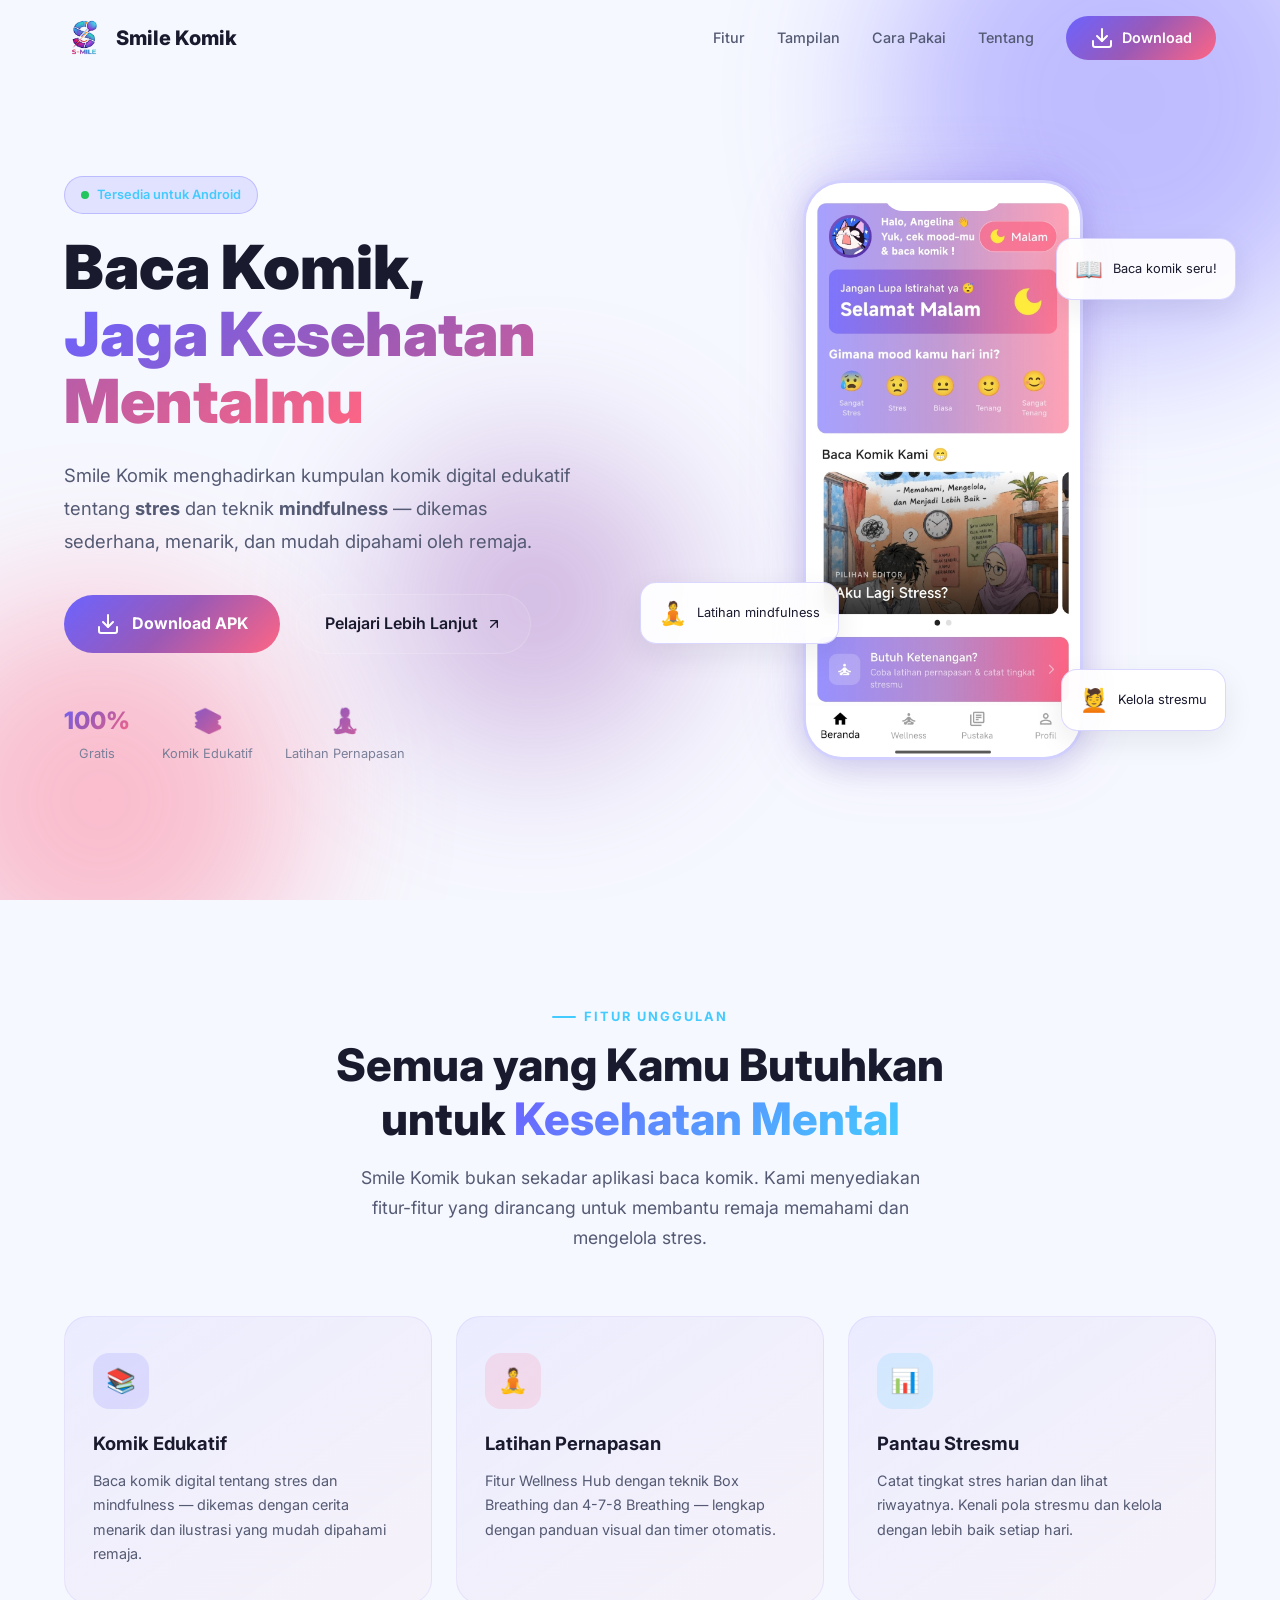
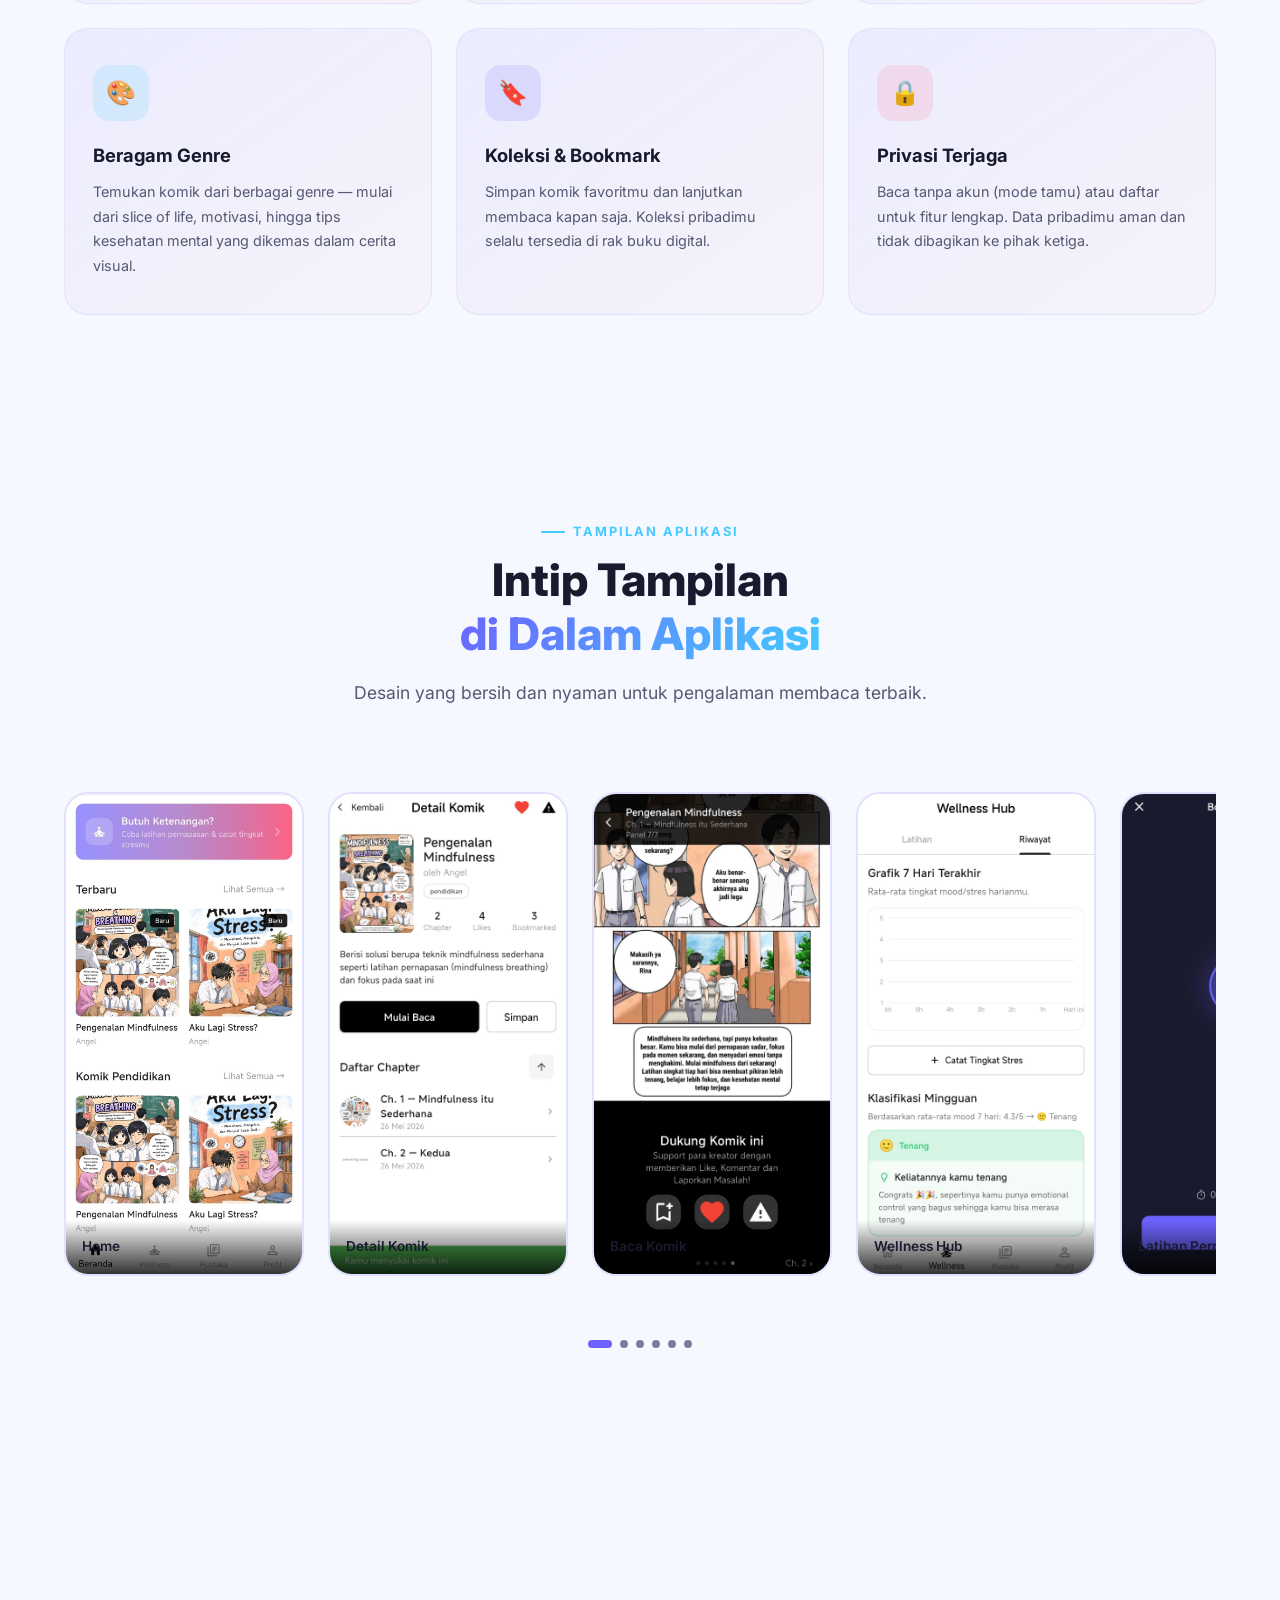
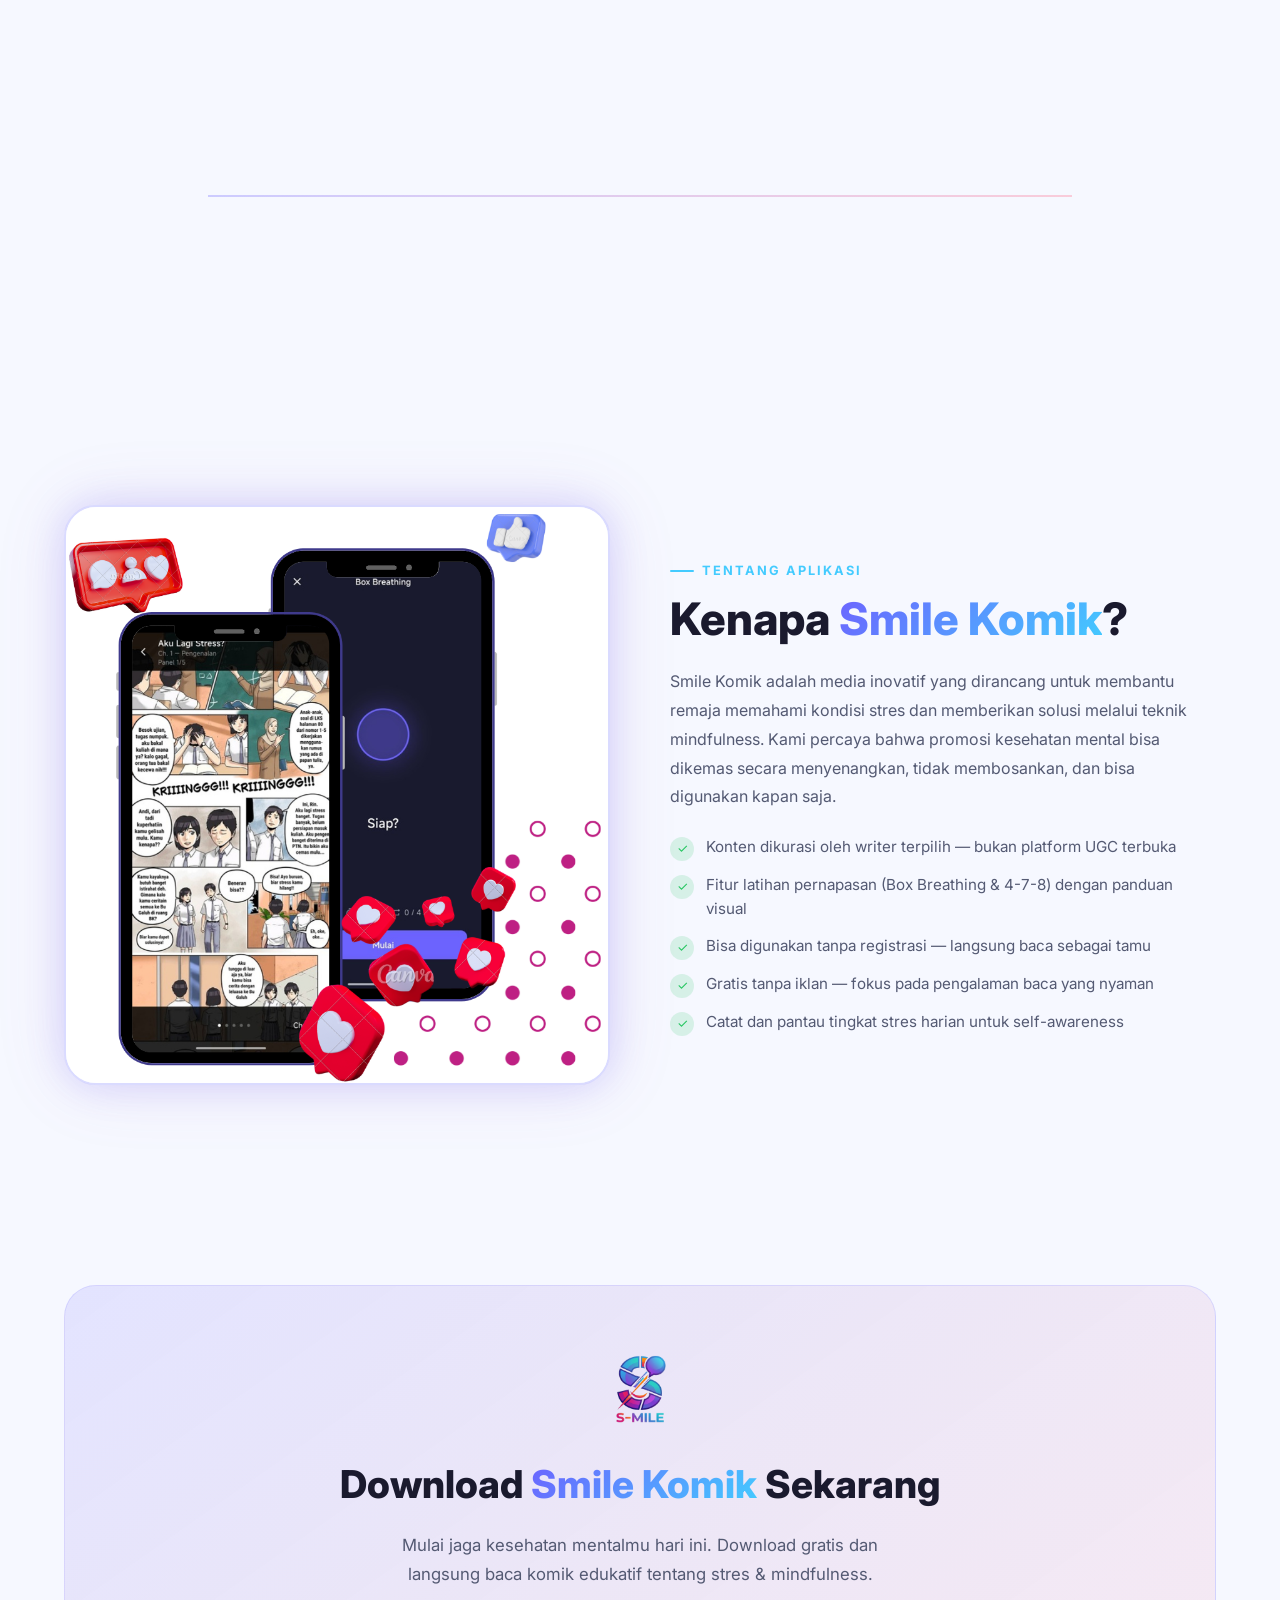
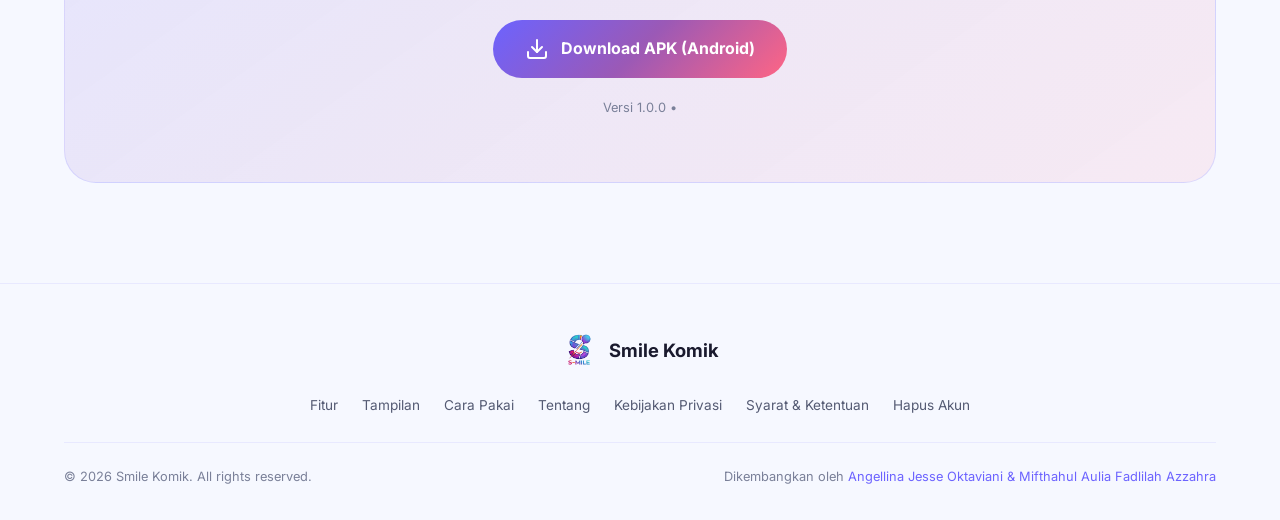
<file: index.html>
<!doctype html>
<html lang="id">
  <head>
    <meta charset="UTF-8" />
    <meta name="viewport" content="width=device-width, initial-scale=1.0" />
    <title>Smile Komik — Komik Edukasi Stres & Mindfulness untuk Remaja</title>
    <meta
      name="description"
      content="Smile Komik adalah aplikasi komik digital edukatif tentang stres dan teknik mindfulness. Dikemas menarik dan mudah dipahami oleh remaja. Download gratis sekarang!"
    />
    <meta name="keywords" content="smile komik, komik edukasi, kesehatan mental, mindfulness, stres, remaja, komik digital, breathing exercise" />
    <meta name="author" content="Smile Komik Team" />
    <meta name="theme-color" content="#6C63FF" />

    <meta property="og:title" content="Smile Komik — Komik Edukasi Stres & Mindfulness" />
    <meta property="og:description" content="Baca komik edukatif tentang stres dan mindfulness. Dirancang khusus untuk remaja, gratis dan mudah digunakan." />
    <meta property="og:type" content="website" />
    <meta property="og:image" content="assets/logo.png" />

    <link rel="preconnect" href="https://fonts.googleapis.com" />
    <link rel="preconnect" href="https://fonts.gstatic.com" crossorigin />
    <link href="https://fonts.googleapis.com/css2?family=Inter:wght@400;500;600;700;800;900&display=swap" rel="stylesheet" />

    <link rel="icon" type="image/png" href="assets/logo.png" />

    <link rel="stylesheet" href="style.css" />
  </head>
  <body>
    <nav class="navbar" id="navbar">
      <div class="container navbar__inner">
        <a href="#" class="navbar__brand">
          <img src="assets/logo.png" alt="Smile Komik Logo" class="navbar__logo" />
          <span>Smile Komik</span>
        </a>

        <ul class="navbar__nav" id="navMenu">
          <li><a href="#fitur" class="navbar__link">Fitur</a></li>
          <li><a href="#screenshot" class="navbar__link">Tampilan</a></li>
          <li><a href="#cara-kerja" class="navbar__link">Cara Pakai</a></li>
          <li><a href="#tentang" class="navbar__link">Tentang</a></li>
          <li>
            <a href="#download" class="navbar__cta">
              <svg class="btn-download__icon" viewBox="0 0 24 24" fill="none" stroke="currentColor" stroke-width="2" stroke-linecap="round" stroke-linejoin="round">
                <path d="M21 15v4a2 2 0 0 1-2 2H5a2 2 0 0 1-2-2v-4" />
                <polyline points="7 10 12 15 17 10" />
                <line x1="12" y1="15" x2="12" y2="3" />
              </svg>
              Download
            </a>
          </li>
        </ul>

        <button class="navbar__toggle" id="navToggle" aria-label="Menu">
          <span></span>
          <span></span>
          <span></span>
        </button>
      </div>
    </nav>

    <section class="hero" id="hero">
      <div class="bg-orb bg-orb--1"></div>
      <div class="bg-orb bg-orb--2"></div>
      <div class="bg-orb bg-orb--3"></div>

      <div class="container hero__inner">
        <div class="hero__content">
          <div class="hero__badge">
            <span class="hero__badge-dot"></span>
            Tersedia untuk Android
          </div>

          <h1 class="hero__title">
            Baca Komik,<br />
            <span>Jaga Kesehatan Mentalmu</span>
          </h1>

          <p class="hero__desc">
            Smile Komik menghadirkan kumpulan komik digital edukatif tentang <strong>stres</strong> dan teknik <strong>mindfulness</strong> — dikemas sederhana, menarik, dan mudah dipahami oleh
            remaja.
          </p>

          <div class="hero__actions">
            <a href="#download" class="btn-download" id="heroDownloadBtn">
              <svg class="btn-download__icon" viewBox="0 0 24 24" fill="none" stroke="currentColor" stroke-width="2" stroke-linecap="round" stroke-linejoin="round">
                <path d="M21 15v4a2 2 0 0 1-2 2H5a2 2 0 0 1-2-2v-4" />
                <polyline points="7 10 12 15 17 10" />
                <line x1="12" y1="15" x2="12" y2="3" />
              </svg>
              Download APK
            </a>
            <a href="#fitur" class="btn-secondary">
              Pelajari Lebih Lanjut
              <svg width="16" height="16" viewBox="0 0 24 24" fill="none" stroke="currentColor" stroke-width="2" stroke-linecap="round" stroke-linejoin="round">
                <path d="M7 17l9.2-9.2M17 17V7H7" />
              </svg>
            </a>
          </div>

          <div class="hero__stats">
            <div class="hero__stat">
              <div class="hero__stat-value">100%</div>
              <div class="hero__stat-label">Gratis</div>
            </div>
            <div class="hero__stat">
              <div class="hero__stat-value">📚</div>
              <div class="hero__stat-label">Komik Edukatif</div>
            </div>
            <div class="hero__stat">
              <div class="hero__stat-value">🧘</div>
              <div class="hero__stat-label">Latihan Pernapasan</div>
            </div>
          </div>
        </div>

        <div class="hero__visual">
          <div class="floating-card floating-card--1">
            <span class="floating-card__emoji">📖</span>
            <span>Baca komik seru!</span>
          </div>
          <div class="floating-card floating-card--2">
            <span class="floating-card__emoji">🧘</span>
            <span>Latihan mindfulness</span>
          </div>
          <div class="floating-card floating-card--3">
            <span class="floating-card__emoji">💆</span>
            <span>Kelola stresmu</span>
          </div>

          <div class="phone-mockup">
            <div class="phone-mockup__notch"></div>
            <img src="assets/screenshoots/home.jpg" alt="Tampilan Home Smile Komik" class="phone-mockup__screen" />
          </div>
        </div>
      </div>
    </section>

    <section class="features" id="fitur">
      <div class="container">
        <div class="features__header reveal">
          <span class="section-label">Fitur Unggulan</span>
          <h2 class="section-title">Semua yang Kamu Butuhkan<br />untuk <span class="text-gradient">Kesehatan Mental</span></h2>
          <p class="section-subtitle mx-auto">Smile Komik bukan sekadar aplikasi baca komik. Kami menyediakan fitur-fitur yang dirancang untuk membantu remaja memahami dan mengelola stres.</p>
        </div>

        <div class="features__grid">
          <div class="feature-card">
            <div class="feature-card__icon">📚</div>
            <h3 class="feature-card__title">Komik Edukatif</h3>
            <p class="feature-card__desc">Baca komik digital tentang stres dan mindfulness — dikemas dengan cerita menarik dan ilustrasi yang mudah dipahami remaja.</p>
          </div>

          <div class="feature-card">
            <div class="feature-card__icon feature-card__icon--secondary">🧘</div>
            <h3 class="feature-card__title">Latihan Pernapasan</h3>
            <p class="feature-card__desc">Fitur Wellness Hub dengan teknik Box Breathing dan 4-7-8 Breathing — lengkap dengan panduan visual dan timer otomatis.</p>
          </div>

          <div class="feature-card">
            <div class="feature-card__icon feature-card__icon--accent">📊</div>
            <h3 class="feature-card__title">Pantau Stresmu</h3>
            <p class="feature-card__desc">Catat tingkat stres harian dan lihat riwayatnya. Kenali pola stresmu dan kelola dengan lebih baik setiap hari.</p>
          </div>

          <div class="feature-card">
            <div class="feature-card__icon feature-card__icon--accent">🎨</div>
            <h3 class="feature-card__title">Beragam Genre</h3>
            <p class="feature-card__desc">Temukan komik dari berbagai genre — mulai dari slice of life, motivasi, hingga tips kesehatan mental yang dikemas dalam cerita visual.</p>
          </div>

          <div class="feature-card">
            <div class="feature-card__icon">🔖</div>
            <h3 class="feature-card__title">Koleksi & Bookmark</h3>
            <p class="feature-card__desc">Simpan komik favoritmu dan lanjutkan membaca kapan saja. Koleksi pribadimu selalu tersedia di rak buku digital.</p>
          </div>

          <div class="feature-card">
            <div class="feature-card__icon feature-card__icon--secondary">🔒</div>
            <h3 class="feature-card__title">Privasi Terjaga</h3>
            <p class="feature-card__desc">Baca tanpa akun (mode tamu) atau daftar untuk fitur lengkap. Data pribadimu aman dan tidak dibagikan ke pihak ketiga.</p>
          </div>
        </div>
      </div>
    </section>

    <section class="screenshots" id="screenshot">
      <div class="container">
        <div class="screenshots__header reveal">
          <span class="section-label">Tampilan Aplikasi</span>
          <h2 class="section-title">Intip Tampilan<br /><span class="text-gradient">di Dalam Aplikasi</span></h2>
          <p class="section-subtitle mx-auto">Desain yang bersih dan nyaman untuk pengalaman membaca terbaik.</p>
        </div>
      </div>

      <div class="container">
        <div class="screenshots__carousel" id="screenshotCarousel">
          <div class="screenshot-item">
            <img src="./assets/screenshoots/home2.jpg" alt="Tampilan Home" srcset="" />
            <div class="screenshot-item__label">Home</div>
          </div>

          <div class="screenshot-item">
            <img src="./assets/screenshoots/detail-komik.jpg" alt="Tampilan Detail Komik" srcset="" />
            <div class="screenshot-item__label">Detail Komik</div>
          </div>

          <div class="screenshot-item">
            <img src="./assets/screenshoots/reader.jpg" alt="Tampilan Reader Komik" srcset="" />
            <div class="screenshot-item__label">Baca Komik</div>
          </div>

          <div class="screenshot-item">
            <img src="./assets/screenshoots/wellness.jpg" alt="Tampilan Wellness Hub" srcset="" />
            <div class="screenshot-item__label">Wellness Hub</div>
          </div>

          <div class="screenshot-item">
            <img src="./assets/screenshoots/breathing.jpg" alt="Tapilan Latihan Pernapasan" />
            <div class="screenshot-item__label">Latihan Pernapasan</div>
          </div>

          <div class="screenshot-item">
            <img src="./assets/screenshoots/profile.jpg" alt="Tampilan Profil" srcset="" />
            <div class="screenshot-item__label">Profil</div>
          </div>
        </div>

        <div class="screenshots__dots">
          <button class="screenshots__dot active" aria-label="Screenshot 1"></button>
          <button class="screenshots__dot" aria-label="Screenshot 2"></button>
          <button class="screenshots__dot" aria-label="Screenshot 3"></button>
          <button class="screenshots__dot" aria-label="Screenshot 4"></button>
          <button class="screenshots__dot" aria-label="Screenshot 5"></button>
          <button class="screenshots__dot" aria-label="Screenshot 6"></button>
        </div>
      </div>
    </section>

    <section class="how-it-works" id="cara-kerja">
      <div class="container">
        <div class="how-it-works__header reveal">
          <span class="section-label">Cara Pakai</span>
          <h2 class="section-title">Mulai dalam <span class="text-gradient">4 Langkah</span></h2>
          <p class="section-subtitle mx-auto">Tidak perlu ribet. Download, buka, dan langsung baca!</p>
        </div>

        <div class="how-it-works__steps">
          <div class="step-card">
            <div class="step-card__number">1</div>
            <h3 class="step-card__title">Download</h3>
            <p class="step-card__desc">Download file APK dari halaman ini dan install di smartphone Android kamu.</p>
          </div>

          <div class="step-card">
            <div class="step-card__number">2</div>
            <h3 class="step-card__title">Buka Aplikasi</h3>
            <p class="step-card__desc">Langsung masuk sebagai tamu atau daftar akun untuk fitur lengkap.</p>
          </div>

          <div class="step-card">
            <div class="step-card__number">3</div>
            <h3 class="step-card__title">Pilih Komik</h3>
            <p class="step-card__desc">Jelajahi koleksi komik edukatif kami dan pilih yang menarik perhatianmu.</p>
          </div>

          <div class="step-card">
            <div class="step-card__number">4</div>
            <h3 class="step-card__title">Baca & Relaks</h3>
            <p class="step-card__desc">Nikmati bacaan dan coba fitur latihan pernapasan untuk ketenangan.</p>
          </div>
        </div>
      </div>
    </section>

    <section class="about" id="tentang">
      <div class="container">
        <div class="about__inner">
          <div class="about__visual reveal">
            <div class="about__image-container">
              <img src="assets/screenshoots/ill.png" alt="Tentang Smile Komik" />
            </div>
          </div>

          <div class="about__content reveal">
            <span class="section-label">Tentang Aplikasi</span>
            <h2 class="section-title">Kenapa <span class="text-gradient">Smile Komik</span>?</h2>
            <p class="about__text">
              Smile Komik adalah media inovatif yang dirancang untuk membantu remaja memahami kondisi stres dan memberikan solusi melalui teknik mindfulness. Kami percaya bahwa promosi kesehatan
              mental bisa dikemas secara menyenangkan, tidak membosankan, dan bisa digunakan kapan saja.
            </p>

            <ul class="about__highlights">
              <li class="about__highlight">
                <span class="about__highlight-icon">✓</span>
                <span>Konten dikurasi oleh writer terpilih — bukan platform UGC terbuka</span>
              </li>
              <li class="about__highlight">
                <span class="about__highlight-icon">✓</span>
                <span>Fitur latihan pernapasan (Box Breathing & 4-7-8) dengan panduan visual</span>
              </li>
              <li class="about__highlight">
                <span class="about__highlight-icon">✓</span>
                <span>Bisa digunakan tanpa registrasi — langsung baca sebagai tamu</span>
              </li>
              <li class="about__highlight">
                <span class="about__highlight-icon">✓</span>
                <span>Gratis tanpa iklan — fokus pada pengalaman baca yang nyaman</span>
              </li>
              <li class="about__highlight">
                <span class="about__highlight-icon">✓</span>
                <span>Catat dan pantau tingkat stres harian untuk self-awareness</span>
              </li>
            </ul>
          </div>
        </div>
      </div>
    </section>

    <section class="download-cta" id="download">
      <div class="container">
        <div class="download-cta__card reveal">
          <div class="download-cta__content">
            <img src="assets/logo.png" alt="Smile Komik" class="download-cta__icon" />
            <h2 class="download-cta__title">Download <span class="text-gradient">Smile Komik</span> Sekarang</h2>
            <p class="download-cta__desc">Mulai jaga kesehatan mentalmu hari ini. Download gratis dan langsung baca komik edukatif tentang stres & mindfulness.</p>

            <div class="download-cta__actions">
              <a href="https://play.google.com/store/apps/details?id=com.client.smileapp&pcampaignid=web_share" target="_blank" class="btn-download" id="ctaDownloadBtn">
                <svg class="btn-download__icon" viewBox="0 0 24 24" fill="none" stroke="currentColor" stroke-width="2" stroke-linecap="round" stroke-linejoin="round">
                  <path d="M21 15v4a2 2 0 0 1-2 2H5a2 2 0 0 1-2-2v-4" />
                  <polyline points="7 10 12 15 17 10" />
                  <line x1="12" y1="15" x2="12" y2="3" />
                </svg>
                Download APK (Android)
              </a>
            </div>

            <p class="download-cta__version">Versi 1.0.0 &bull;</p>
          </div>
        </div>
      </div>
    </section>

    <footer class="footer" id="footer">
      <div class="container footer__inner">
        <div class="footer__brand">
          <img src="assets/logo.png" alt="Smile Komik" />
          <span>Smile Komik</span>
        </div>

        <ul class="footer__links">
          <li><a href="#fitur" class="footer__link">Fitur</a></li>
          <li><a href="#screenshot" class="footer__link">Tampilan</a></li>
          <li><a href="#cara-kerja" class="footer__link">Cara Pakai</a></li>
          <li><a href="#tentang" class="footer__link">Tentang</a></li>
          <li><a href="./privacy.html" class="footer__link" target="_blank" rel="noopener">Kebijakan Privasi</a></li>
          <li><a href="./ToS.html" class="footer__link" target="_blank" rel="noopener">Syarat & Ketentuan</a></li>
          <li><a href="./delete-account.html" class="footer__link" target="_blank" rel="noopener">Hapus Akun</a></li>
        </ul>

        <div class="footer__divider"></div>

        <div class="footer__bottom">
          <p class="footer__copyright">&copy; 2026 Smile Komik. All rights reserved.</p>
          <p class="footer__developer">Dikembangkan oleh <a href="mailto:official.smile.app@example.com"> Angellina Jesse Oktaviani & Mifthahul Aulia Fadlilah Azzahra </a></p>
        </div>
      </div>
    </footer>

    <script src="script.js"></script>
  </body>
</html>
</file>
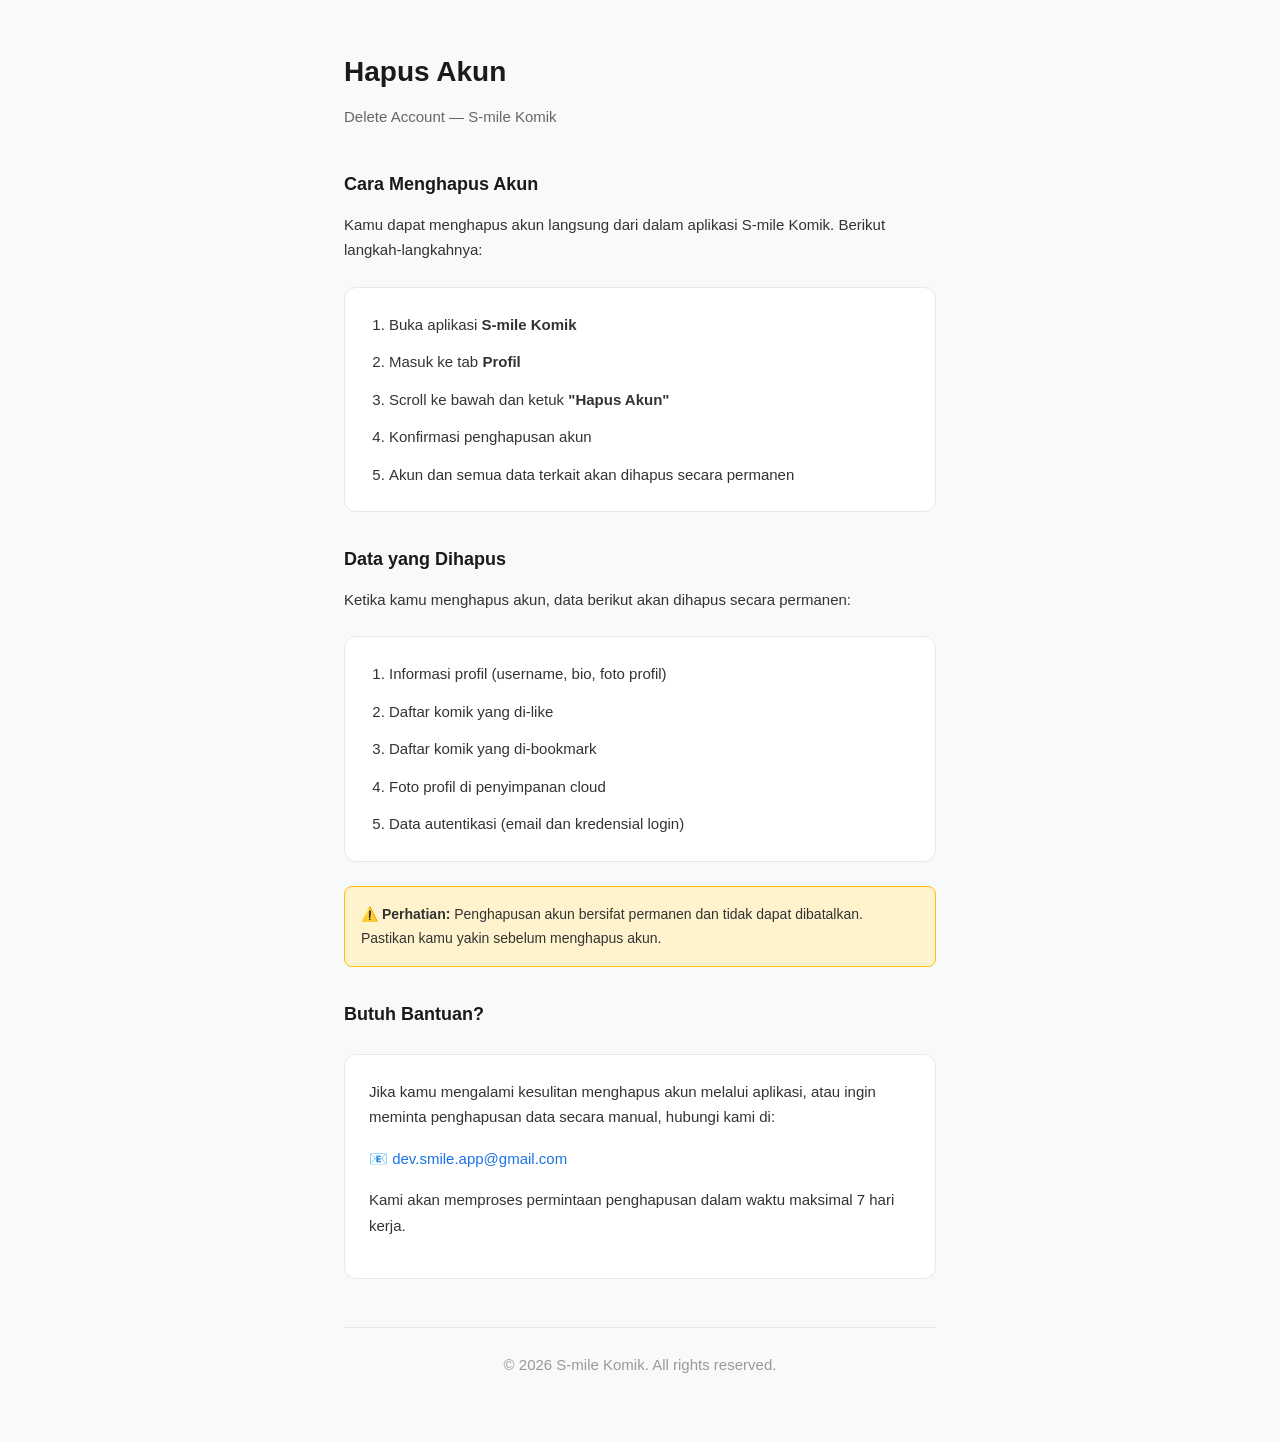
<file: delete-account.html>
<!doctype html>
<html lang="id">
  <head>
    <meta charset="UTF-8" />
    <meta name="viewport" content="width=device-width, initial-scale=1.0" />
    <title>Hapus Akun — S-mile Komik</title>
    <style>
      * {
        margin: 0;
        padding: 0;
        box-sizing: border-box;
      }
      body {
        font-family: -apple-system, BlinkMacSystemFont, 'Segoe UI', Roboto, sans-serif;
        background: #f8f9fa;
        color: #333;
        line-height: 1.7;
      }
      .container {
        max-width: 640px;
        margin: 0 auto;
        padding: 48px 24px;
      }
      h1 {
        font-size: 28px;
        font-weight: 700;
        margin-bottom: 8px;
        color: #1a1a1a;
      }
      .subtitle {
        color: #666;
        font-size: 15px;
        margin-bottom: 40px;
      }
      h2 {
        font-size: 18px;
        font-weight: 600;
        margin: 32px 0 12px;
        color: #1a1a1a;
      }
      p {
        margin-bottom: 16px;
        font-size: 15px;
      }
      .steps {
        background: #fff;
        border-radius: 12px;
        padding: 24px;
        margin: 24px 0;
        border: 1px solid #e8e8e8;
      }
      .steps ol {
        padding-left: 20px;
      }
      .steps li {
        margin-bottom: 12px;
        font-size: 15px;
      }
      .steps li:last-child {
        margin-bottom: 0;
      }
      .warning {
        background: #fff3cd;
        border: 1px solid #ffc107;
        border-radius: 8px;
        padding: 16px;
        margin: 24px 0;
        font-size: 14px;
      }
      .contact {
        background: #fff;
        border-radius: 12px;
        padding: 24px;
        margin: 24px 0;
        border: 1px solid #e8e8e8;
      }
      .contact a {
        color: #1a73e8;
        text-decoration: none;
        font-weight: 500;
      }
      .contact a:hover {
        text-decoration: underline;
      }
      .footer {
        margin-top: 48px;
        padding-top: 24px;
        border-top: 1px solid #e8e8e8;
        font-size: 13px;
        color: #999;
        text-align: center;
      }
    </style>
  </head>
  <body>
    <div class="container">
      <h1>Hapus Akun</h1>
      <p class="subtitle">Delete Account — S-mile Komik</p>

      <h2>Cara Menghapus Akun</h2>
      <p>Kamu dapat menghapus akun langsung dari dalam aplikasi S-mile Komik. Berikut langkah-langkahnya:</p>

      <div class="steps">
        <ol>
          <li>Buka aplikasi <strong>S-mile Komik</strong></li>
          <li>Masuk ke tab <strong>Profil</strong></li>
          <li>Scroll ke bawah dan ketuk <strong>"Hapus Akun"</strong></li>
          <li>Konfirmasi penghapusan akun</li>
          <li>Akun dan semua data terkait akan dihapus secara permanen</li>
        </ol>
      </div>

      <h2>Data yang Dihapus</h2>
      <p>Ketika kamu menghapus akun, data berikut akan dihapus secara permanen:</p>
      <div class="steps">
        <ol>
          <li>Informasi profil (username, bio, foto profil)</li>
          <li>Daftar komik yang di-like</li>
          <li>Daftar komik yang di-bookmark</li>
          <li>Foto profil di penyimpanan cloud</li>
          <li>Data autentikasi (email dan kredensial login)</li>
        </ol>
      </div>

      <div class="warning">⚠️ <strong>Perhatian:</strong> Penghapusan akun bersifat permanen dan tidak dapat dibatalkan. Pastikan kamu yakin sebelum menghapus akun.</div>

      <h2>Butuh Bantuan?</h2>
      <div class="contact">
        <p>Jika kamu mengalami kesulitan menghapus akun melalui aplikasi, atau ingin meminta penghapusan data secara manual, hubungi kami di:</p>
        <p>📧 <a href="mailto:dev.smile.app@gmail.com">dev.smile.app@gmail.com</a></p>
        <p>Kami akan memproses permintaan penghapusan dalam waktu maksimal 7 hari kerja.</p>
      </div>

      <div class="footer">
        <p>&copy; 2026 S-mile Komik. All rights reserved.</p>
      </div>
    </div>
  </body>
</html>
</file>
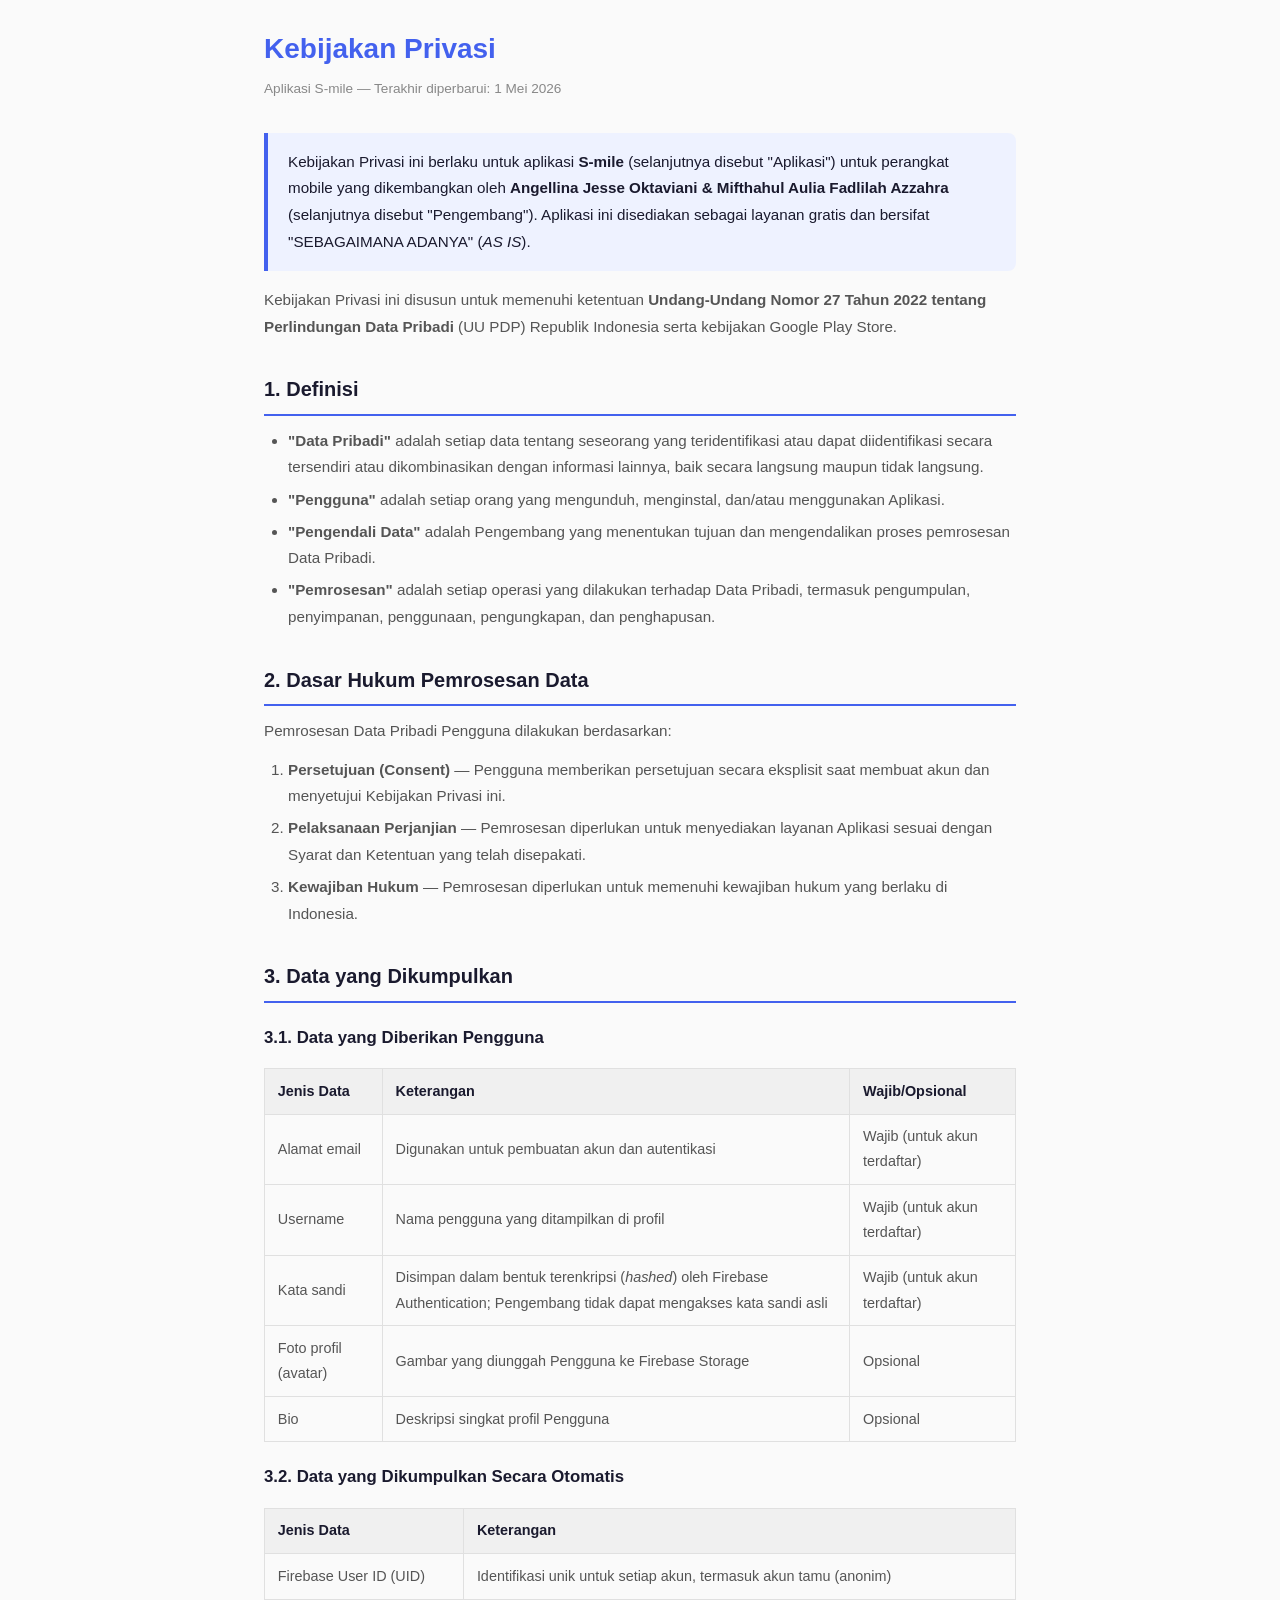
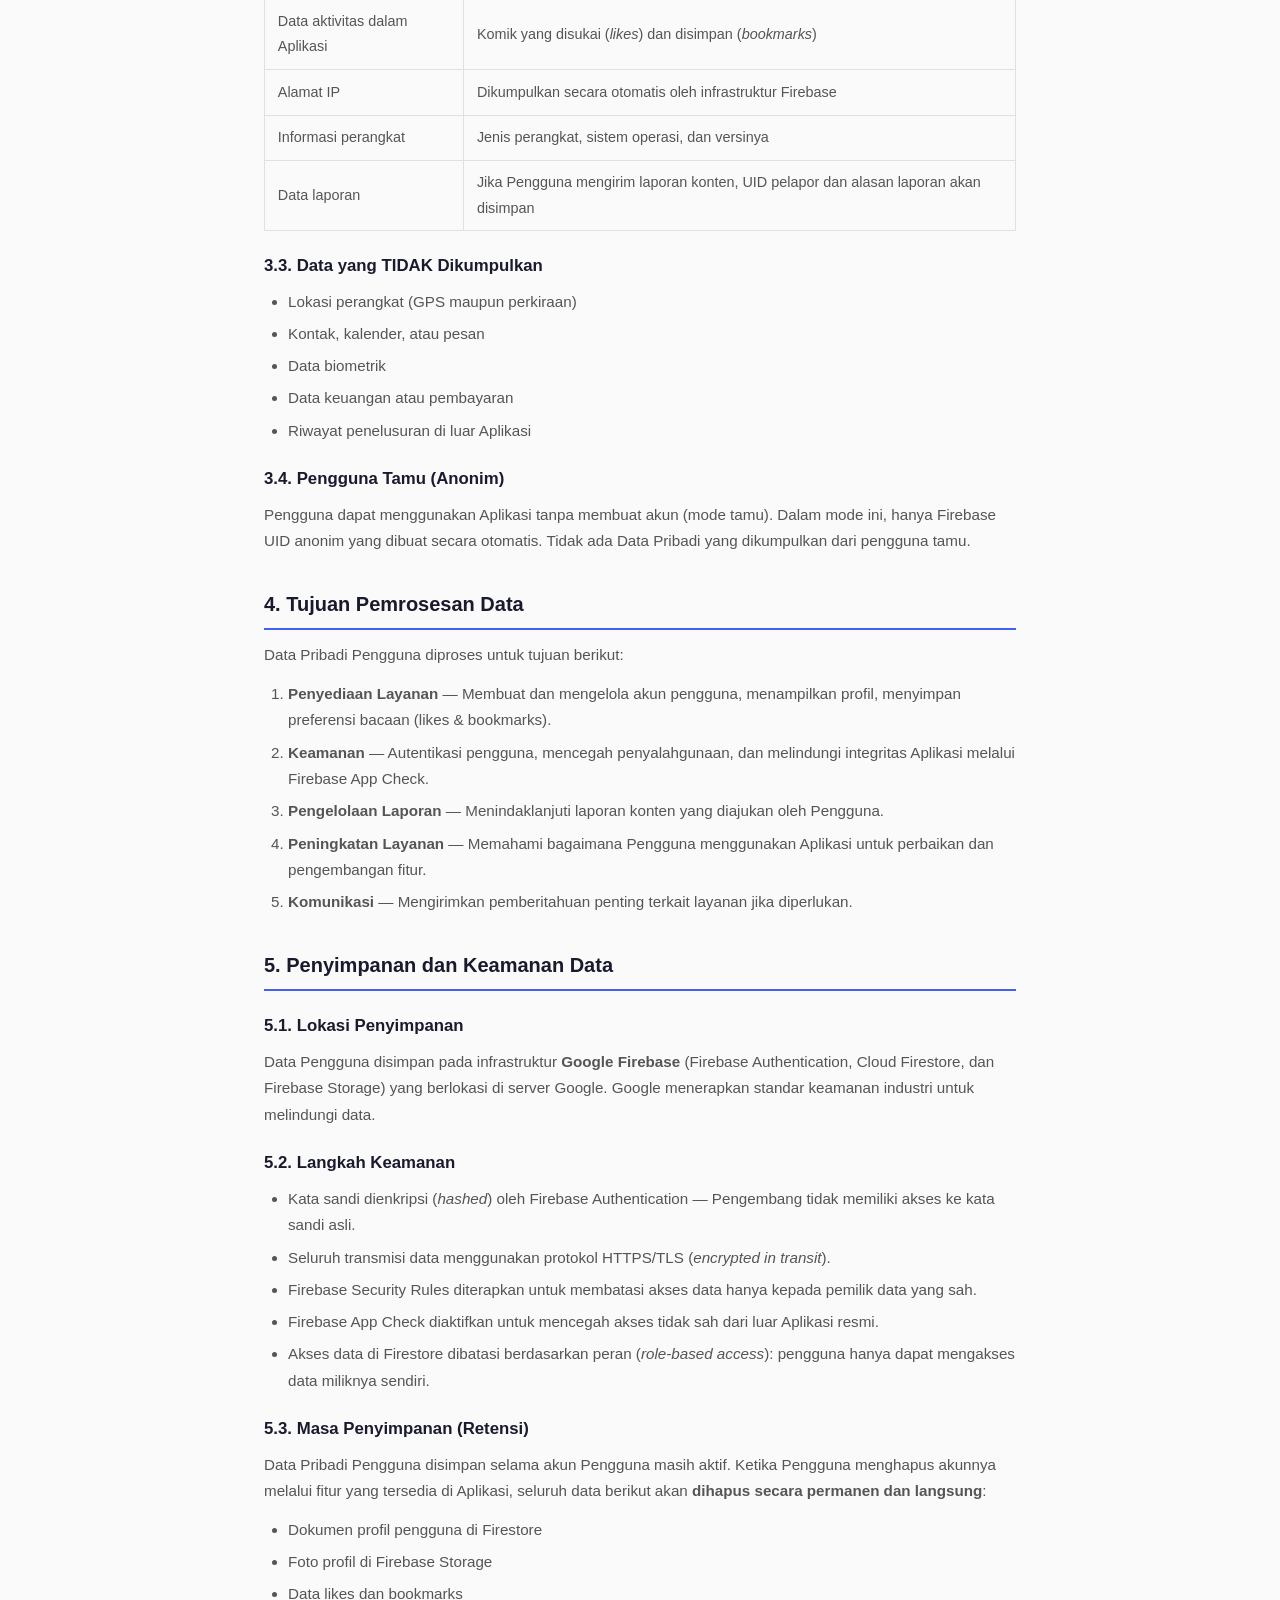
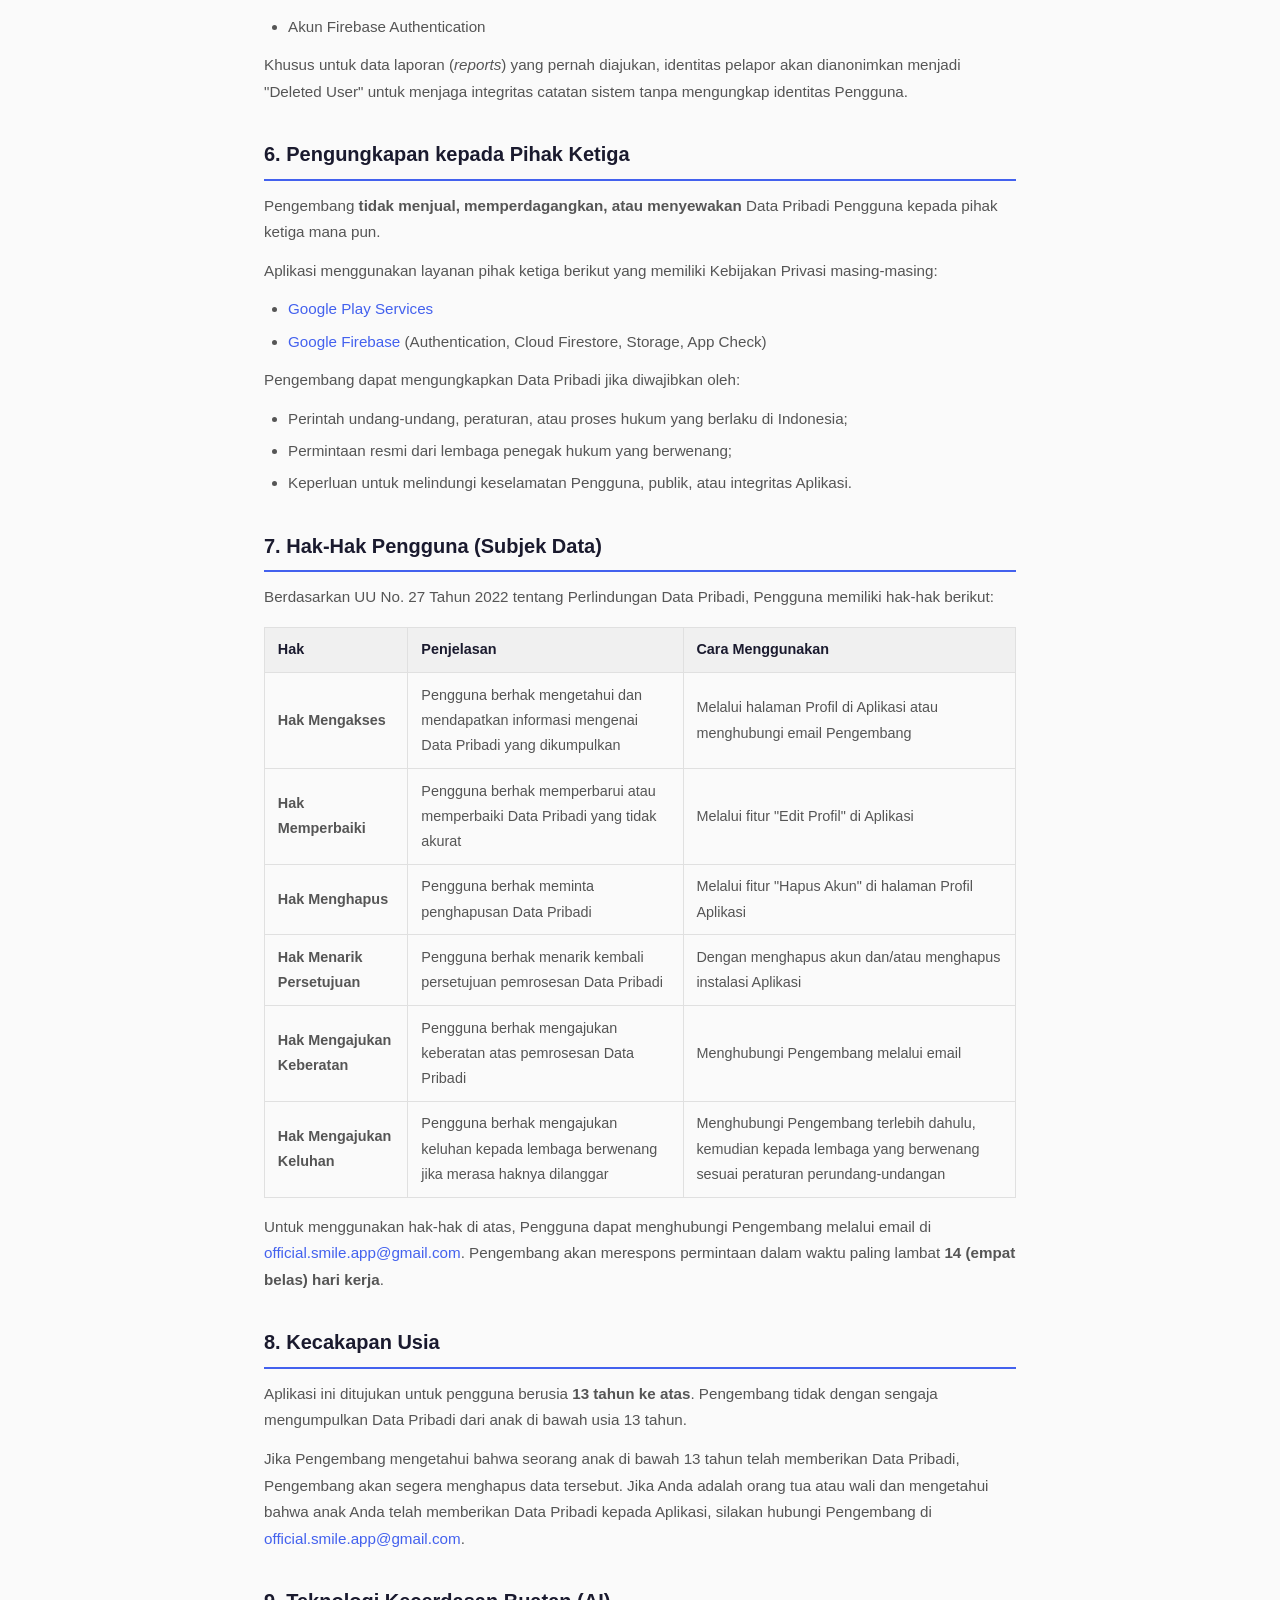
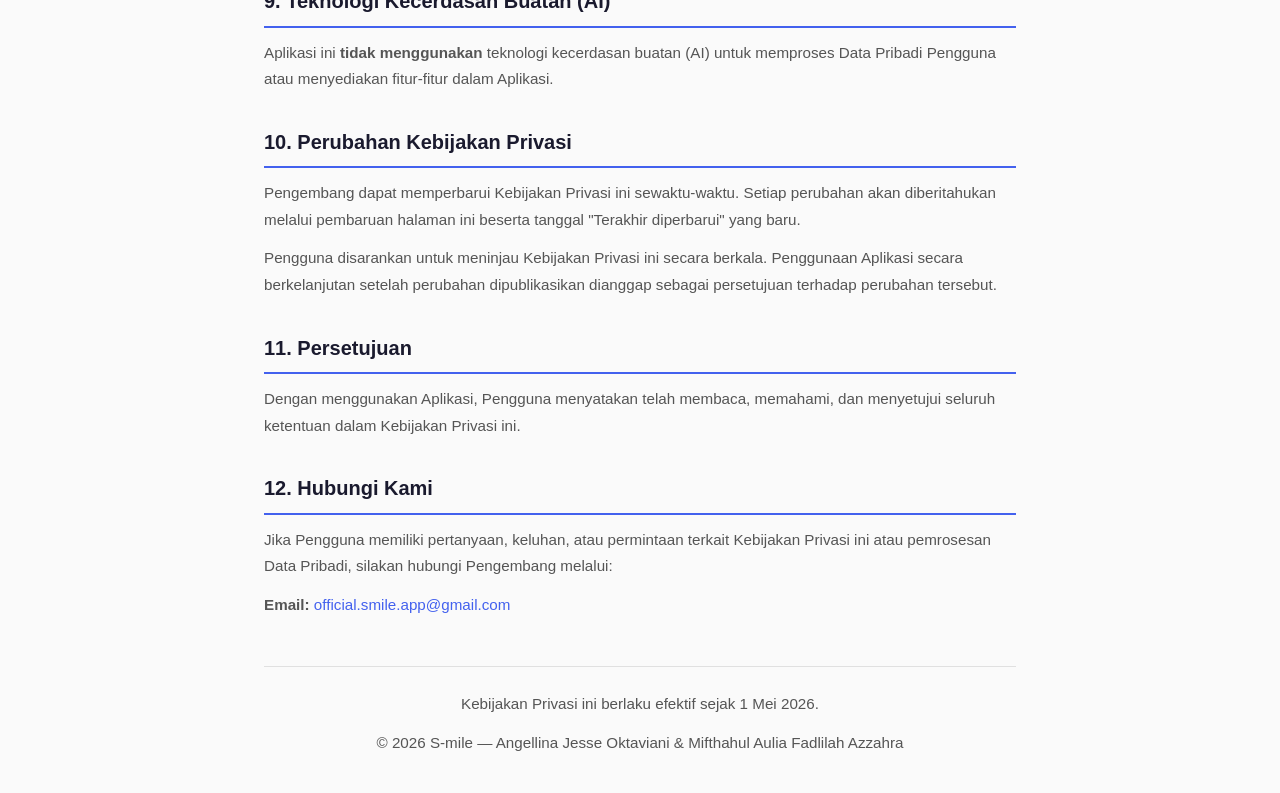
<file: privacy.html>
<!DOCTYPE html>
<html lang="id">
<head>
  <meta charset="utf-8">
  <meta name="viewport" content="width=device-width, initial-scale=1.0">
  <title>Kebijakan Privasi — S-mile</title>
  <style>
    :root {
      --bg: #fafafa;
      --card: #ffffff;
      --text: #1a1a2e;
      --muted: #555;
      --accent: #4361ee;
      --border: #e0e0e0;
    }
    * { box-sizing: border-box; margin: 0; padding: 0; }
    body {
      font-family: 'Segoe UI', 'Helvetica Neue', Arial, sans-serif;
      background: var(--bg);
      color: var(--text);
      line-height: 1.75;
      padding: 1.5rem;
      max-width: 800px;
      margin: 0 auto;
    }
    h1 {
      font-size: 1.75rem;
      margin-bottom: 0.25rem;
      color: var(--accent);
    }
    h2 {
      font-size: 1.25rem;
      margin-top: 2rem;
      margin-bottom: 0.75rem;
      padding-bottom: 0.4rem;
      border-bottom: 2px solid var(--accent);
      color: var(--text);
    }
    h3 {
      font-size: 1.05rem;
      margin-top: 1.25rem;
      margin-bottom: 0.5rem;
    }
    p, li { font-size: 0.95rem; color: var(--muted); }
    p { margin-bottom: 0.75rem; }
    ul, ol { padding-left: 1.5rem; margin-bottom: 0.75rem; }
    li { margin-bottom: 0.35rem; }
    a { color: var(--accent); text-decoration: none; }
    a:hover { text-decoration: underline; }
    .meta {
      font-size: 0.85rem;
      color: #888;
      margin-bottom: 2rem;
    }
    .highlight-box {
      background: #eef2ff;
      border-left: 4px solid var(--accent);
      padding: 1rem 1.25rem;
      border-radius: 0 8px 8px 0;
      margin: 1rem 0;
    }
    .highlight-box p { color: var(--text); margin: 0; }
    table {
      width: 100%;
      border-collapse: collapse;
      margin: 1rem 0;
      font-size: 0.9rem;
    }
    th, td {
      border: 1px solid var(--border);
      padding: 0.6rem 0.8rem;
      text-align: left;
    }
    th { background: #f0f0f0; color: var(--text); font-weight: 600; }
    td { color: var(--muted); }
    footer {
      margin-top: 3rem;
      padding-top: 1.5rem;
      border-top: 1px solid var(--border);
      font-size: 0.8rem;
      color: #aaa;
      text-align: center;
    }
  </style>
</head>
<body>

<h1>Kebijakan Privasi</h1>
<p class="meta">Aplikasi S-mile — Terakhir diperbarui: 1 Mei 2026</p>

<div class="highlight-box">
  <p>Kebijakan Privasi ini berlaku untuk aplikasi <strong>S-mile</strong> (selanjutnya disebut "Aplikasi") untuk perangkat mobile yang dikembangkan oleh <strong>Angellina Jesse Oktaviani &amp; Mifthahul Aulia Fadlilah Azzahra</strong> (selanjutnya disebut "Pengembang"). Aplikasi ini disediakan sebagai layanan gratis dan bersifat "SEBAGAIMANA ADANYA" (<em>AS IS</em>).</p>
</div>

<p>Kebijakan Privasi ini disusun untuk memenuhi ketentuan <strong>Undang-Undang Nomor 27 Tahun 2022 tentang Perlindungan Data Pribadi</strong> (UU PDP) Republik Indonesia serta kebijakan Google Play Store.</p>

<!-- ============================================================ -->
<h2>1. Definisi</h2>
<ul>
  <li><strong>"Data Pribadi"</strong> adalah setiap data tentang seseorang yang teridentifikasi atau dapat diidentifikasi secara tersendiri atau dikombinasikan dengan informasi lainnya, baik secara langsung maupun tidak langsung.</li>
  <li><strong>"Pengguna"</strong> adalah setiap orang yang mengunduh, menginstal, dan/atau menggunakan Aplikasi.</li>
  <li><strong>"Pengendali Data"</strong> adalah Pengembang yang menentukan tujuan dan mengendalikan proses pemrosesan Data Pribadi.</li>
  <li><strong>"Pemrosesan"</strong> adalah setiap operasi yang dilakukan terhadap Data Pribadi, termasuk pengumpulan, penyimpanan, penggunaan, pengungkapan, dan penghapusan.</li>
</ul>

<!-- ============================================================ -->
<h2>2. Dasar Hukum Pemrosesan Data</h2>
<p>Pemrosesan Data Pribadi Pengguna dilakukan berdasarkan:</p>
<ol>
  <li><strong>Persetujuan (Consent)</strong> — Pengguna memberikan persetujuan secara eksplisit saat membuat akun dan menyetujui Kebijakan Privasi ini.</li>
  <li><strong>Pelaksanaan Perjanjian</strong> — Pemrosesan diperlukan untuk menyediakan layanan Aplikasi sesuai dengan Syarat dan Ketentuan yang telah disepakati.</li>
  <li><strong>Kewajiban Hukum</strong> — Pemrosesan diperlukan untuk memenuhi kewajiban hukum yang berlaku di Indonesia.</li>
</ol>

<!-- ============================================================ -->
<h2>3. Data yang Dikumpulkan</h2>

<h3>3.1. Data yang Diberikan Pengguna</h3>
<table>
  <thead>
    <tr><th>Jenis Data</th><th>Keterangan</th><th>Wajib/Opsional</th></tr>
  </thead>
  <tbody>
    <tr><td>Alamat email</td><td>Digunakan untuk pembuatan akun dan autentikasi</td><td>Wajib (untuk akun terdaftar)</td></tr>
    <tr><td>Username</td><td>Nama pengguna yang ditampilkan di profil</td><td>Wajib (untuk akun terdaftar)</td></tr>
    <tr><td>Kata sandi</td><td>Disimpan dalam bentuk terenkripsi (<em>hashed</em>) oleh Firebase Authentication; Pengembang tidak dapat mengakses kata sandi asli</td><td>Wajib (untuk akun terdaftar)</td></tr>
    <tr><td>Foto profil (avatar)</td><td>Gambar yang diunggah Pengguna ke Firebase Storage</td><td>Opsional</td></tr>
    <tr><td>Bio</td><td>Deskripsi singkat profil Pengguna</td><td>Opsional</td></tr>
  </tbody>
</table>

<h3>3.2. Data yang Dikumpulkan Secara Otomatis</h3>
<table>
  <thead>
    <tr><th>Jenis Data</th><th>Keterangan</th></tr>
  </thead>
  <tbody>
    <tr><td>Firebase User ID (UID)</td><td>Identifikasi unik untuk setiap akun, termasuk akun tamu (anonim)</td></tr>
    <tr><td>Data aktivitas dalam Aplikasi</td><td>Komik yang disukai (<em>likes</em>) dan disimpan (<em>bookmarks</em>)</td></tr>
    <tr><td>Alamat IP</td><td>Dikumpulkan secara otomatis oleh infrastruktur Firebase</td></tr>
    <tr><td>Informasi perangkat</td><td>Jenis perangkat, sistem operasi, dan versinya</td></tr>
    <tr><td>Data laporan</td><td>Jika Pengguna mengirim laporan konten, UID pelapor dan alasan laporan akan disimpan</td></tr>
  </tbody>
</table>

<h3>3.3. Data yang TIDAK Dikumpulkan</h3>
<ul>
  <li>Lokasi perangkat (GPS maupun perkiraan)</li>
  <li>Kontak, kalender, atau pesan</li>
  <li>Data biometrik</li>
  <li>Data keuangan atau pembayaran</li>
  <li>Riwayat penelusuran di luar Aplikasi</li>
</ul>

<h3>3.4. Pengguna Tamu (Anonim)</h3>
<p>Pengguna dapat menggunakan Aplikasi tanpa membuat akun (mode tamu). Dalam mode ini, hanya Firebase UID anonim yang dibuat secara otomatis. Tidak ada Data Pribadi yang dikumpulkan dari pengguna tamu.</p>

<!-- ============================================================ -->
<h2>4. Tujuan Pemrosesan Data</h2>
<p>Data Pribadi Pengguna diproses untuk tujuan berikut:</p>
<ol>
  <li><strong>Penyediaan Layanan</strong> — Membuat dan mengelola akun pengguna, menampilkan profil, menyimpan preferensi bacaan (likes &amp; bookmarks).</li>
  <li><strong>Keamanan</strong> — Autentikasi pengguna, mencegah penyalahgunaan, dan melindungi integritas Aplikasi melalui Firebase App Check.</li>
  <li><strong>Pengelolaan Laporan</strong> — Menindaklanjuti laporan konten yang diajukan oleh Pengguna.</li>
  <li><strong>Peningkatan Layanan</strong> — Memahami bagaimana Pengguna menggunakan Aplikasi untuk perbaikan dan pengembangan fitur.</li>
  <li><strong>Komunikasi</strong> — Mengirimkan pemberitahuan penting terkait layanan jika diperlukan.</li>
</ol>

<!-- ============================================================ -->
<h2>5. Penyimpanan dan Keamanan Data</h2>

<h3>5.1. Lokasi Penyimpanan</h3>
<p>Data Pengguna disimpan pada infrastruktur <strong>Google Firebase</strong> (Firebase Authentication, Cloud Firestore, dan Firebase Storage) yang berlokasi di server Google. Google menerapkan standar keamanan industri untuk melindungi data.</p>

<h3>5.2. Langkah Keamanan</h3>
<ul>
  <li>Kata sandi dienkripsi (<em>hashed</em>) oleh Firebase Authentication — Pengembang tidak memiliki akses ke kata sandi asli.</li>
  <li>Seluruh transmisi data menggunakan protokol HTTPS/TLS (<em>encrypted in transit</em>).</li>
  <li>Firebase Security Rules diterapkan untuk membatasi akses data hanya kepada pemilik data yang sah.</li>
  <li>Firebase App Check diaktifkan untuk mencegah akses tidak sah dari luar Aplikasi resmi.</li>
  <li>Akses data di Firestore dibatasi berdasarkan peran (<em>role-based access</em>): pengguna hanya dapat mengakses data miliknya sendiri.</li>
</ul>

<h3>5.3. Masa Penyimpanan (Retensi)</h3>
<p>Data Pribadi Pengguna disimpan selama akun Pengguna masih aktif. Ketika Pengguna menghapus akunnya melalui fitur yang tersedia di Aplikasi, seluruh data berikut akan <strong>dihapus secara permanen dan langsung</strong>:</p>
<ul>
  <li>Dokumen profil pengguna di Firestore</li>
  <li>Foto profil di Firebase Storage</li>
  <li>Data likes dan bookmarks</li>
  <li>Akun Firebase Authentication</li>
</ul>
<p>Khusus untuk data laporan (<em>reports</em>) yang pernah diajukan, identitas pelapor akan dianonimkan menjadi "Deleted User" untuk menjaga integritas catatan sistem tanpa mengungkap identitas Pengguna.</p>

<!-- ============================================================ -->
<h2>6. Pengungkapan kepada Pihak Ketiga</h2>
<p>Pengembang <strong>tidak menjual, memperdagangkan, atau menyewakan</strong> Data Pribadi Pengguna kepada pihak ketiga mana pun.</p>

<p>Aplikasi menggunakan layanan pihak ketiga berikut yang memiliki Kebijakan Privasi masing-masing:</p>
<ul>
  <li><a href="https://www.google.com/policies/privacy/" target="_blank" rel="noopener noreferrer">Google Play Services</a></li>
  <li><a href="https://firebase.google.com/support/privacy" target="_blank" rel="noopener noreferrer">Google Firebase</a> (Authentication, Cloud Firestore, Storage, App Check)</li>
</ul>

<p>Pengembang dapat mengungkapkan Data Pribadi jika diwajibkan oleh:</p>
<ul>
  <li>Perintah undang-undang, peraturan, atau proses hukum yang berlaku di Indonesia;</li>
  <li>Permintaan resmi dari lembaga penegak hukum yang berwenang;</li>
  <li>Keperluan untuk melindungi keselamatan Pengguna, publik, atau integritas Aplikasi.</li>
</ul>

<!-- ============================================================ -->
<h2>7. Hak-Hak Pengguna (Subjek Data)</h2>
<p>Berdasarkan UU No. 27 Tahun 2022 tentang Perlindungan Data Pribadi, Pengguna memiliki hak-hak berikut:</p>

<table>
  <thead>
    <tr><th>Hak</th><th>Penjelasan</th><th>Cara Menggunakan</th></tr>
  </thead>
  <tbody>
    <tr>
      <td><strong>Hak Mengakses</strong></td>
      <td>Pengguna berhak mengetahui dan mendapatkan informasi mengenai Data Pribadi yang dikumpulkan</td>
      <td>Melalui halaman Profil di Aplikasi atau menghubungi email Pengembang</td>
    </tr>
    <tr>
      <td><strong>Hak Memperbaiki</strong></td>
      <td>Pengguna berhak memperbarui atau memperbaiki Data Pribadi yang tidak akurat</td>
      <td>Melalui fitur "Edit Profil" di Aplikasi</td>
    </tr>
    <tr>
      <td><strong>Hak Menghapus</strong></td>
      <td>Pengguna berhak meminta penghapusan Data Pribadi</td>
      <td>Melalui fitur "Hapus Akun" di halaman Profil Aplikasi</td>
    </tr>
    <tr>
      <td><strong>Hak Menarik Persetujuan</strong></td>
      <td>Pengguna berhak menarik kembali persetujuan pemrosesan Data Pribadi</td>
      <td>Dengan menghapus akun dan/atau menghapus instalasi Aplikasi</td>
    </tr>
    <tr>
      <td><strong>Hak Mengajukan Keberatan</strong></td>
      <td>Pengguna berhak mengajukan keberatan atas pemrosesan Data Pribadi</td>
      <td>Menghubungi Pengembang melalui email</td>
    </tr>
    <tr>
      <td><strong>Hak Mengajukan Keluhan</strong></td>
      <td>Pengguna berhak mengajukan keluhan kepada lembaga berwenang jika merasa haknya dilanggar</td>
      <td>Menghubungi Pengembang terlebih dahulu, kemudian kepada lembaga yang berwenang sesuai peraturan perundang-undangan</td>
    </tr>
  </tbody>
</table>

<p>Untuk menggunakan hak-hak di atas, Pengguna dapat menghubungi Pengembang melalui email di <a href="mailto:official.smile.app@gmail.com">official.smile.app@gmail.com</a>. Pengembang akan merespons permintaan dalam waktu paling lambat <strong>14 (empat belas) hari kerja</strong>.</p>

<!-- ============================================================ -->
<h2>8. Kecakapan Usia</h2>
<p>Aplikasi ini ditujukan untuk pengguna berusia <strong>13 tahun ke atas</strong>. Pengembang tidak dengan sengaja mengumpulkan Data Pribadi dari anak di bawah usia 13 tahun.</p>
<p>Jika Pengembang mengetahui bahwa seorang anak di bawah 13 tahun telah memberikan Data Pribadi, Pengembang akan segera menghapus data tersebut. Jika Anda adalah orang tua atau wali dan mengetahui bahwa anak Anda telah memberikan Data Pribadi kepada Aplikasi, silakan hubungi Pengembang di <a href="mailto:official.smile.app@gmail.com">official.smile.app@gmail.com</a>.</p>

<!-- ============================================================ -->
<h2>9. Teknologi Kecerdasan Buatan (AI)</h2>
<p>Aplikasi ini <strong>tidak menggunakan</strong> teknologi kecerdasan buatan (AI) untuk memproses Data Pribadi Pengguna atau menyediakan fitur-fitur dalam Aplikasi.</p>

<!-- ============================================================ -->
<h2>10. Perubahan Kebijakan Privasi</h2>
<p>Pengembang dapat memperbarui Kebijakan Privasi ini sewaktu-waktu. Setiap perubahan akan diberitahukan melalui pembaruan halaman ini beserta tanggal "Terakhir diperbarui" yang baru.</p>
<p>Pengguna disarankan untuk meninjau Kebijakan Privasi ini secara berkala. Penggunaan Aplikasi secara berkelanjutan setelah perubahan dipublikasikan dianggap sebagai persetujuan terhadap perubahan tersebut.</p>

<!-- ============================================================ -->
<h2>11. Persetujuan</h2>
<p>Dengan menggunakan Aplikasi, Pengguna menyatakan telah membaca, memahami, dan menyetujui seluruh ketentuan dalam Kebijakan Privasi ini.</p>

<!-- ============================================================ -->
<h2>12. Hubungi Kami</h2>
<p>Jika Pengguna memiliki pertanyaan, keluhan, atau permintaan terkait Kebijakan Privasi ini atau pemrosesan Data Pribadi, silakan hubungi Pengembang melalui:</p>
<p><strong>Email:</strong> <a href="mailto:official.smile.app@gmail.com">official.smile.app@gmail.com</a></p>

<footer>
  <p>Kebijakan Privasi ini berlaku efektif sejak 1 Mei 2026.</p>
  <p>&copy; 2026 S-mile — Angellina Jesse Oktaviani &amp; Mifthahul Aulia Fadlilah Azzahra</p>
</footer>

</body>
</html>
</file>
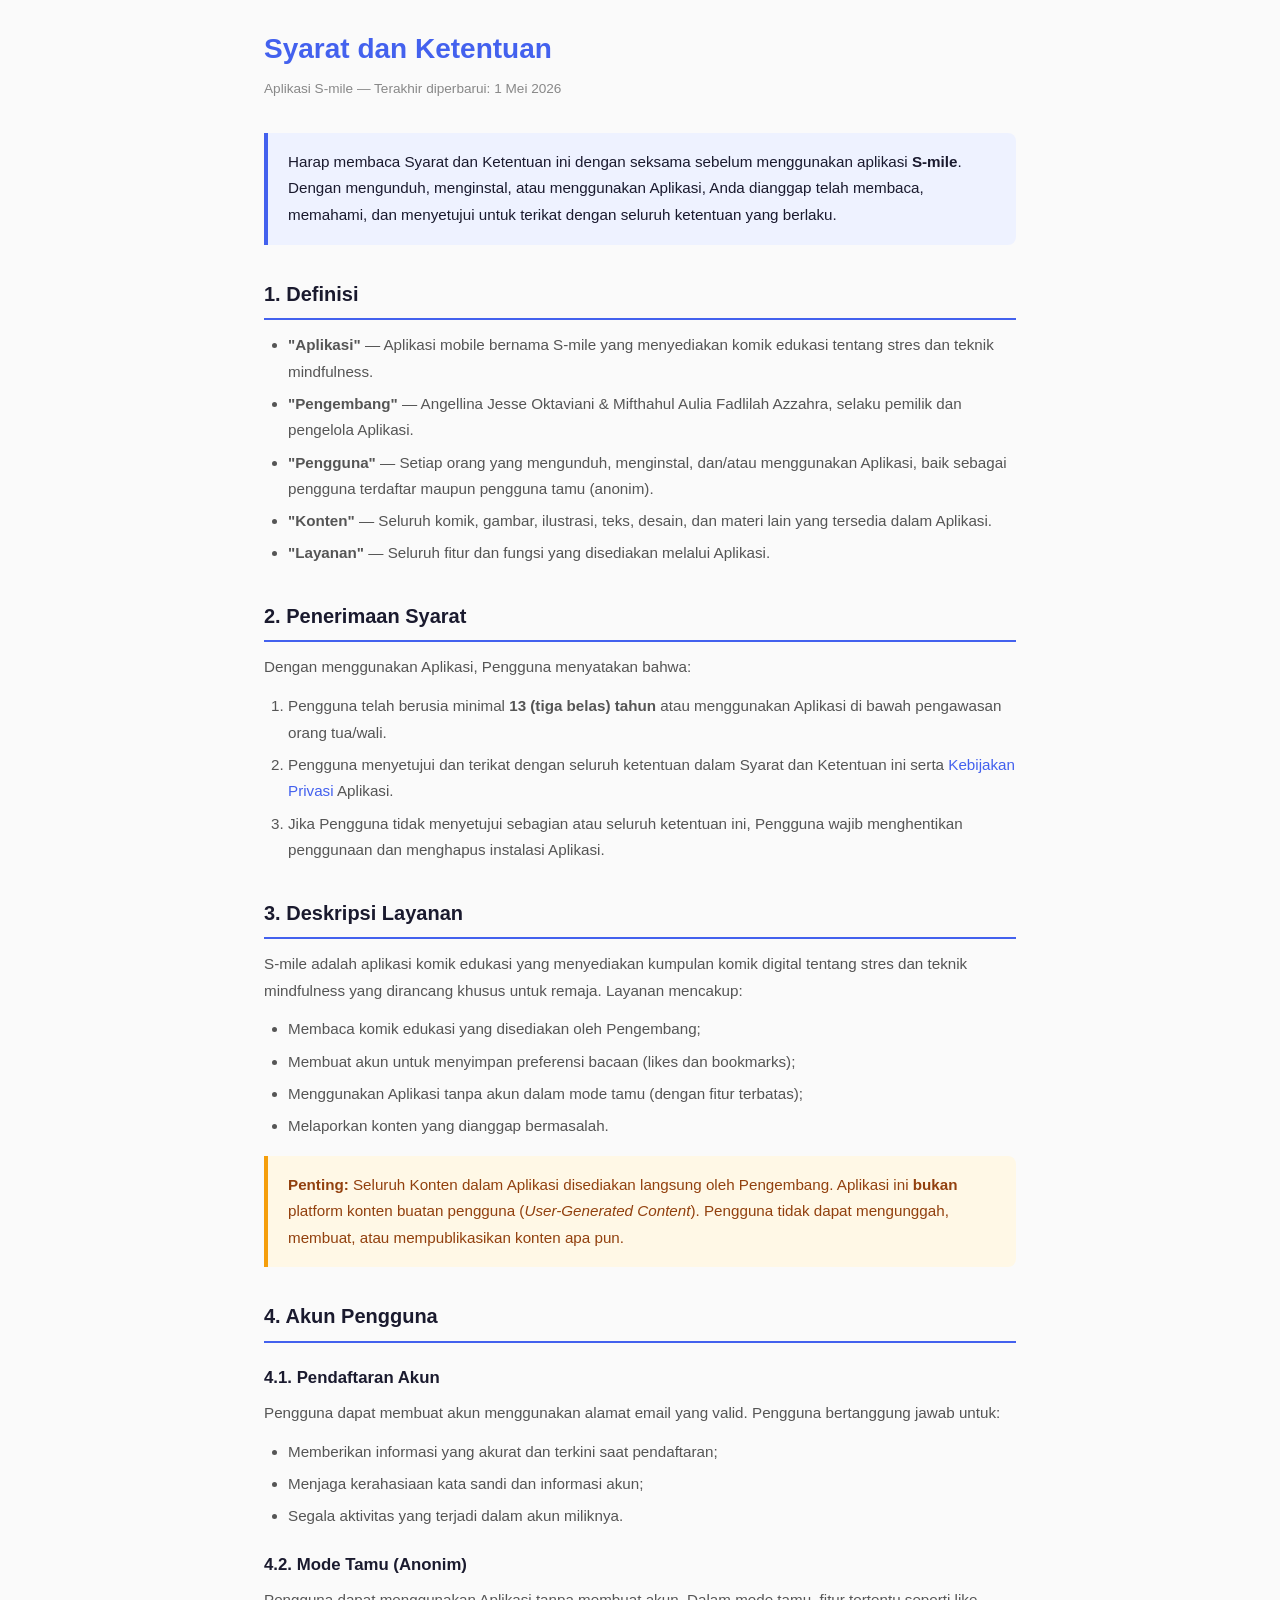
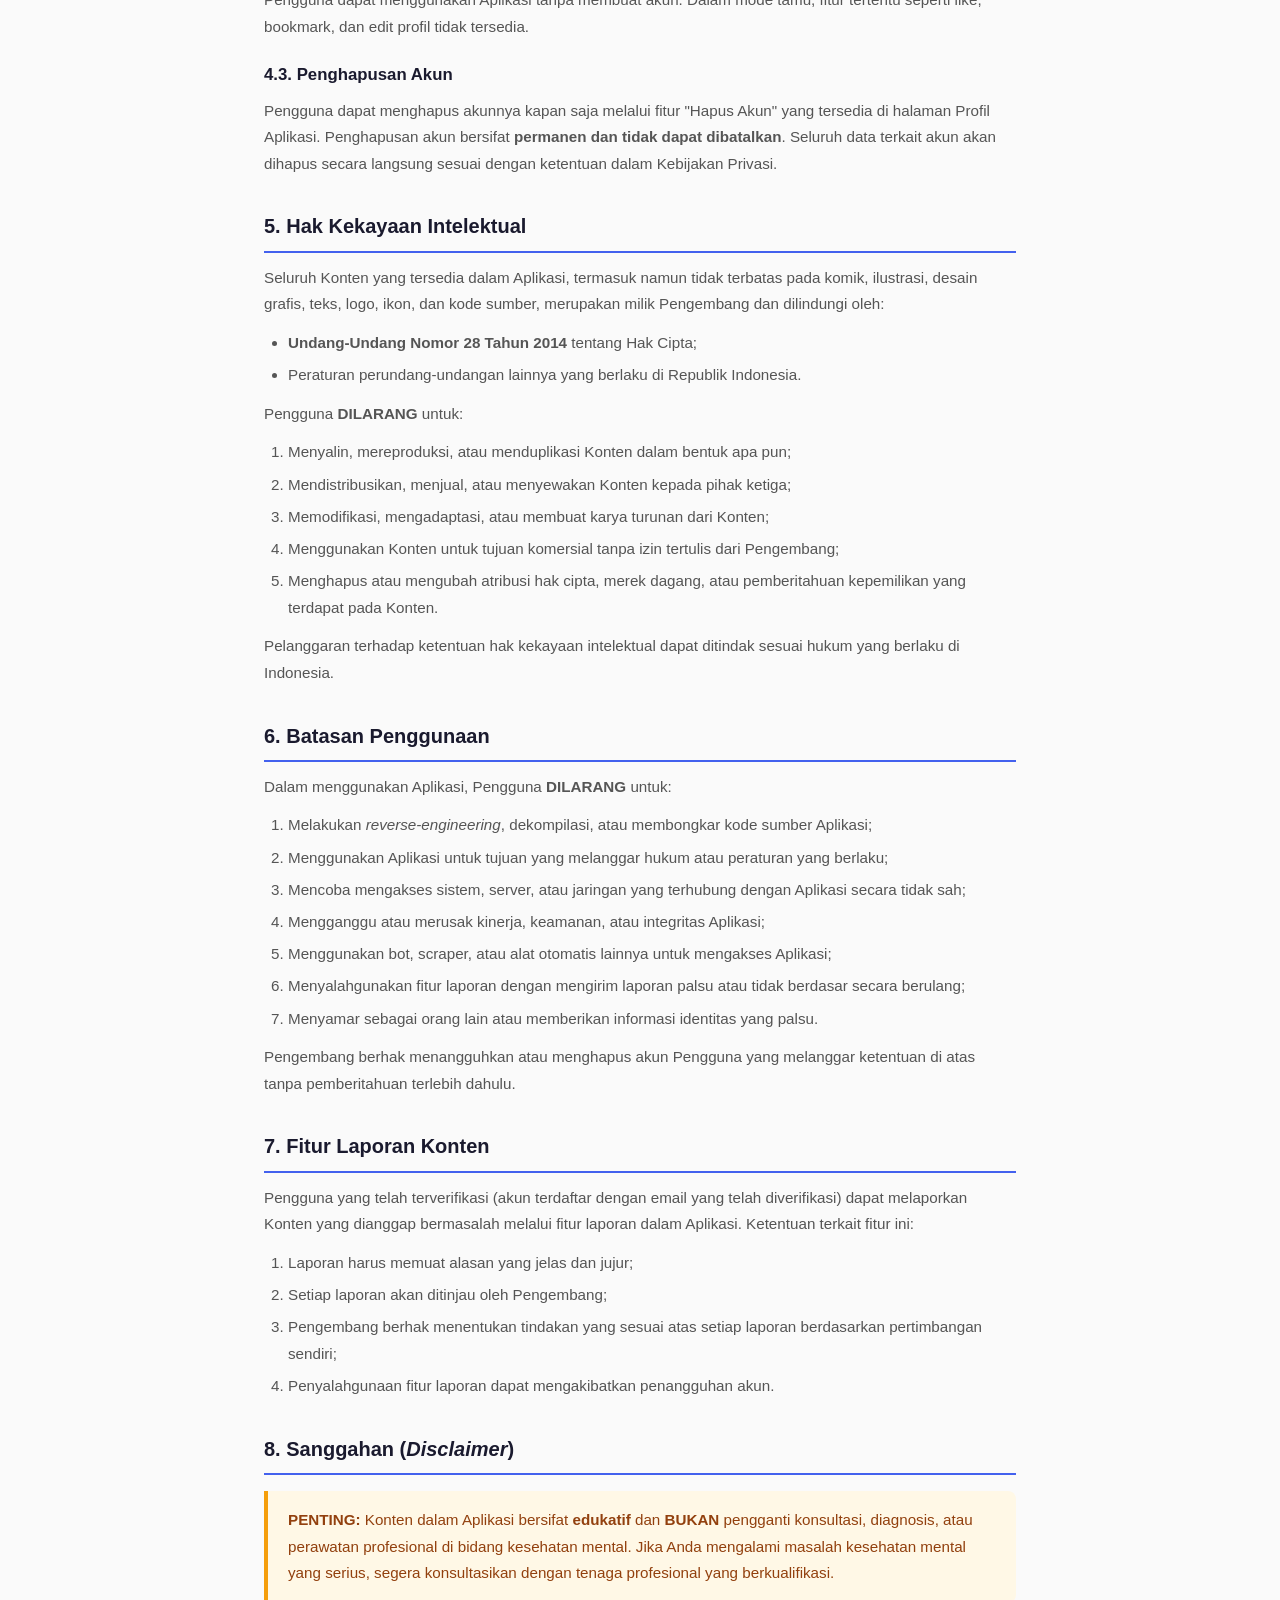
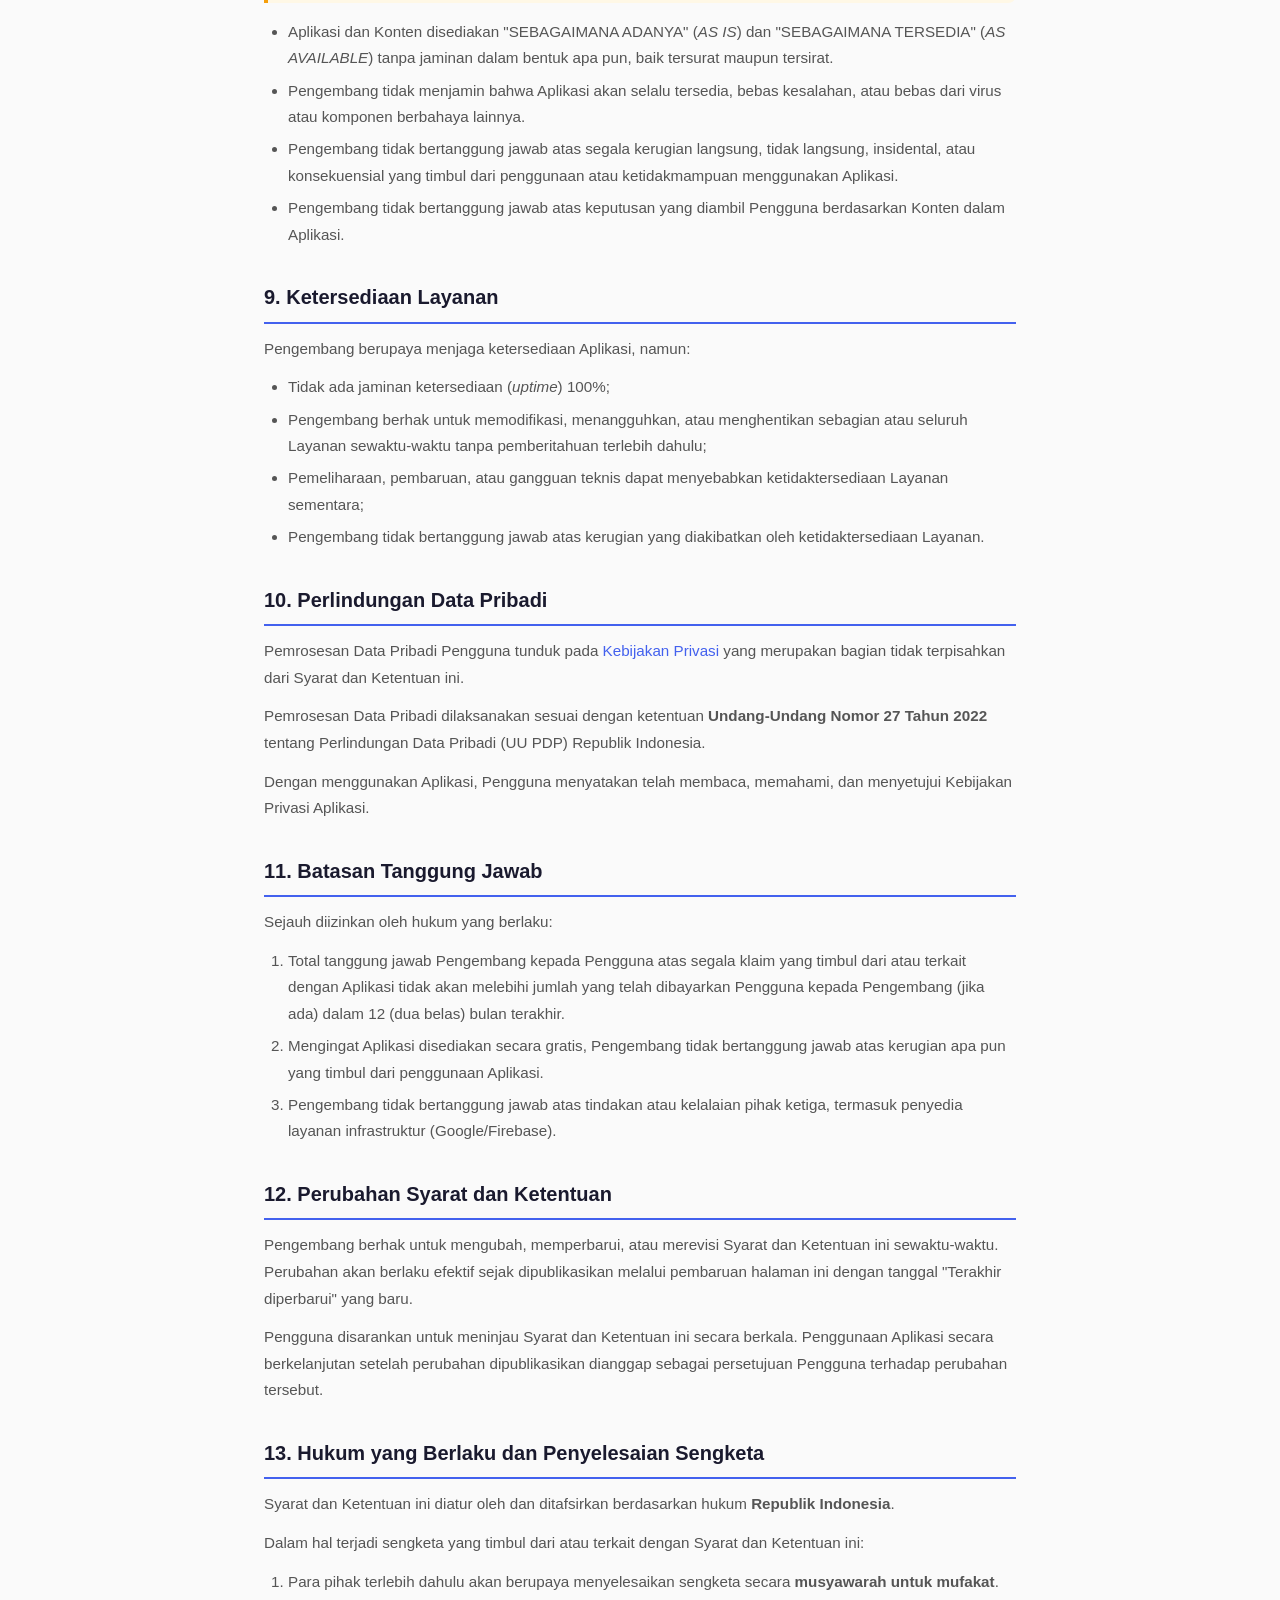
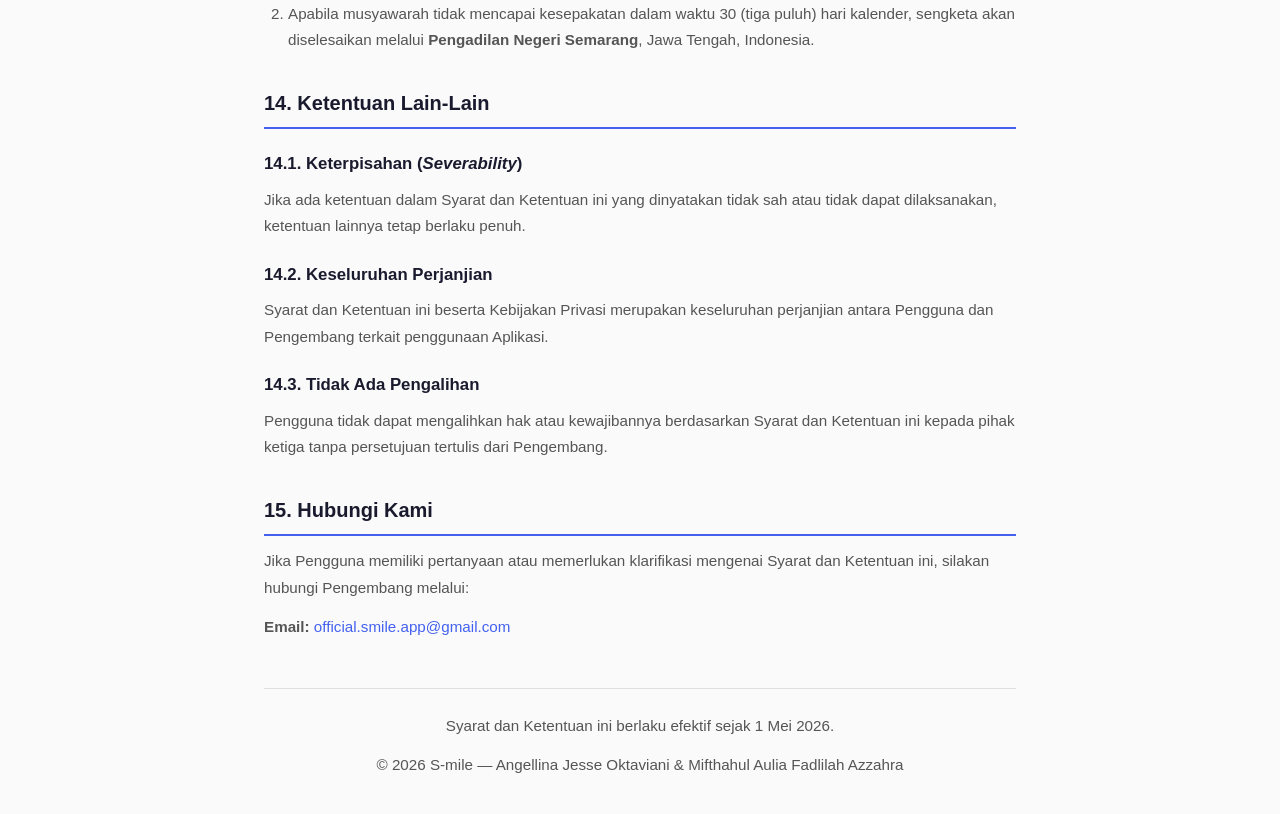
<file: ToS.html>
<!doctype html>
<html lang="id">
  <head>
    <meta charset="utf-8" />
    <meta name="viewport" content="width=device-width, initial-scale=1.0" />
    <title>Syarat dan Ketentuan — S-mile</title>
    <style>
      :root {
        --bg: #fafafa;
        --card: #ffffff;
        --text: #1a1a2e;
        --muted: #555;
        --accent: #4361ee;
        --border: #e0e0e0;
      }
      * {
        box-sizing: border-box;
        margin: 0;
        padding: 0;
      }
      body {
        font-family: 'Segoe UI', 'Helvetica Neue', Arial, sans-serif;
        background: var(--bg);
        color: var(--text);
        line-height: 1.75;
        padding: 1.5rem;
        max-width: 800px;
        margin: 0 auto;
      }
      h1 {
        font-size: 1.75rem;
        margin-bottom: 0.25rem;
        color: var(--accent);
      }
      h2 {
        font-size: 1.25rem;
        margin-top: 2rem;
        margin-bottom: 0.75rem;
        padding-bottom: 0.4rem;
        border-bottom: 2px solid var(--accent);
        color: var(--text);
      }
      h3 {
        font-size: 1.05rem;
        margin-top: 1.25rem;
        margin-bottom: 0.5rem;
      }
      p,
      li {
        font-size: 0.95rem;
        color: var(--muted);
      }
      p {
        margin-bottom: 0.75rem;
      }
      ul,
      ol {
        padding-left: 1.5rem;
        margin-bottom: 0.75rem;
      }
      li {
        margin-bottom: 0.35rem;
      }
      a {
        color: var(--accent);
        text-decoration: none;
      }
      a:hover {
        text-decoration: underline;
      }
      .meta {
        font-size: 0.85rem;
        color: #888;
        margin-bottom: 2rem;
      }
      .highlight-box {
        background: #eef2ff;
        border-left: 4px solid var(--accent);
        padding: 1rem 1.25rem;
        border-radius: 0 8px 8px 0;
        margin: 1rem 0;
      }
      .highlight-box p {
        color: var(--text);
        margin: 0;
      }
      .warning-box {
        background: #fff8e6;
        border-left: 4px solid #f59e0b;
        padding: 1rem 1.25rem;
        border-radius: 0 8px 8px 0;
        margin: 1rem 0;
      }
      .warning-box p {
        color: #92400e;
        margin: 0;
      }
      footer {
        margin-top: 3rem;
        padding-top: 1.5rem;
        border-top: 1px solid var(--border);
        font-size: 0.8rem;
        color: #aaa;
        text-align: center;
      }
    </style>
  </head>
  <body>
    <h1>Syarat dan Ketentuan</h1>
    <p class="meta">Aplikasi S-mile — Terakhir diperbarui: 1 Mei 2026</p>

    <div class="highlight-box">
      <p>
        Harap membaca Syarat dan Ketentuan ini dengan seksama sebelum menggunakan aplikasi <strong>S-mile</strong>. Dengan mengunduh, menginstal, atau menggunakan Aplikasi, Anda dianggap telah
        membaca, memahami, dan menyetujui untuk terikat dengan seluruh ketentuan yang berlaku.
      </p>
    </div>

    <!-- ============================================================ -->
    <h2>1. Definisi</h2>
    <ul>
      <li><strong>"Aplikasi"</strong> — Aplikasi mobile bernama S-mile yang menyediakan komik edukasi tentang stres dan teknik mindfulness.</li>
      <li><strong>"Pengembang"</strong> — Angellina Jesse Oktaviani &amp; Mifthahul Aulia Fadlilah Azzahra, selaku pemilik dan pengelola Aplikasi.</li>
      <li><strong>"Pengguna"</strong> — Setiap orang yang mengunduh, menginstal, dan/atau menggunakan Aplikasi, baik sebagai pengguna terdaftar maupun pengguna tamu (anonim).</li>
      <li><strong>"Konten"</strong> — Seluruh komik, gambar, ilustrasi, teks, desain, dan materi lain yang tersedia dalam Aplikasi.</li>
      <li><strong>"Layanan"</strong> — Seluruh fitur dan fungsi yang disediakan melalui Aplikasi.</li>
    </ul>

    <!-- ============================================================ -->
    <h2>2. Penerimaan Syarat</h2>
    <p>Dengan menggunakan Aplikasi, Pengguna menyatakan bahwa:</p>
    <ol>
      <li>Pengguna telah berusia minimal <strong>13 (tiga belas) tahun</strong> atau menggunakan Aplikasi di bawah pengawasan orang tua/wali.</li>
      <li>Pengguna menyetujui dan terikat dengan seluruh ketentuan dalam Syarat dan Ketentuan ini serta <a href="https://coomic-app.github.io/legal/privacy.html">Kebijakan Privasi</a> Aplikasi.</li>
      <li>Jika Pengguna tidak menyetujui sebagian atau seluruh ketentuan ini, Pengguna wajib menghentikan penggunaan dan menghapus instalasi Aplikasi.</li>
    </ol>

    <!-- ============================================================ -->
    <h2>3. Deskripsi Layanan</h2>
    <p>S-mile adalah aplikasi komik edukasi yang menyediakan kumpulan komik digital tentang stres dan teknik mindfulness yang dirancang khusus untuk remaja. Layanan mencakup:</p>
    <ul>
      <li>Membaca komik edukasi yang disediakan oleh Pengembang;</li>
      <li>Membuat akun untuk menyimpan preferensi bacaan (likes dan bookmarks);</li>
      <li>Menggunakan Aplikasi tanpa akun dalam mode tamu (dengan fitur terbatas);</li>
      <li>Melaporkan konten yang dianggap bermasalah.</li>
    </ul>

    <div class="warning-box">
      <p>
        <strong>Penting:</strong> Seluruh Konten dalam Aplikasi disediakan langsung oleh Pengembang. Aplikasi ini <strong>bukan</strong> platform konten buatan pengguna (<em>User-Generated Content</em
        >). Pengguna tidak dapat mengunggah, membuat, atau mempublikasikan konten apa pun.
      </p>
    </div>

    <!-- ============================================================ -->
    <h2>4. Akun Pengguna</h2>

    <h3>4.1. Pendaftaran Akun</h3>
    <p>Pengguna dapat membuat akun menggunakan alamat email yang valid. Pengguna bertanggung jawab untuk:</p>
    <ul>
      <li>Memberikan informasi yang akurat dan terkini saat pendaftaran;</li>
      <li>Menjaga kerahasiaan kata sandi dan informasi akun;</li>
      <li>Segala aktivitas yang terjadi dalam akun miliknya.</li>
    </ul>

    <h3>4.2. Mode Tamu (Anonim)</h3>
    <p>Pengguna dapat menggunakan Aplikasi tanpa membuat akun. Dalam mode tamu, fitur tertentu seperti like, bookmark, dan edit profil tidak tersedia.</p>

    <h3>4.3. Penghapusan Akun</h3>
    <p>
      Pengguna dapat menghapus akunnya kapan saja melalui fitur "Hapus Akun" yang tersedia di halaman Profil Aplikasi. Penghapusan akun bersifat <strong>permanen dan tidak dapat dibatalkan</strong>.
      Seluruh data terkait akun akan dihapus secara langsung sesuai dengan ketentuan dalam Kebijakan Privasi.
    </p>

    <!-- ============================================================ -->
    <h2>5. Hak Kekayaan Intelektual</h2>
    <p>
      Seluruh Konten yang tersedia dalam Aplikasi, termasuk namun tidak terbatas pada komik, ilustrasi, desain grafis, teks, logo, ikon, dan kode sumber, merupakan milik Pengembang dan dilindungi
      oleh:
    </p>
    <ul>
      <li><strong>Undang-Undang Nomor 28 Tahun 2014</strong> tentang Hak Cipta;</li>
      <li>Peraturan perundang-undangan lainnya yang berlaku di Republik Indonesia.</li>
    </ul>

    <p>Pengguna <strong>DILARANG</strong> untuk:</p>
    <ol>
      <li>Menyalin, mereproduksi, atau menduplikasi Konten dalam bentuk apa pun;</li>
      <li>Mendistribusikan, menjual, atau menyewakan Konten kepada pihak ketiga;</li>
      <li>Memodifikasi, mengadaptasi, atau membuat karya turunan dari Konten;</li>
      <li>Menggunakan Konten untuk tujuan komersial tanpa izin tertulis dari Pengembang;</li>
      <li>Menghapus atau mengubah atribusi hak cipta, merek dagang, atau pemberitahuan kepemilikan yang terdapat pada Konten.</li>
    </ol>

    <p>Pelanggaran terhadap ketentuan hak kekayaan intelektual dapat ditindak sesuai hukum yang berlaku di Indonesia.</p>

    <!-- ============================================================ -->
    <h2>6. Batasan Penggunaan</h2>
    <p>Dalam menggunakan Aplikasi, Pengguna <strong>DILARANG</strong> untuk:</p>
    <ol>
      <li>Melakukan <em>reverse-engineering</em>, dekompilasi, atau membongkar kode sumber Aplikasi;</li>
      <li>Menggunakan Aplikasi untuk tujuan yang melanggar hukum atau peraturan yang berlaku;</li>
      <li>Mencoba mengakses sistem, server, atau jaringan yang terhubung dengan Aplikasi secara tidak sah;</li>
      <li>Mengganggu atau merusak kinerja, keamanan, atau integritas Aplikasi;</li>
      <li>Menggunakan bot, scraper, atau alat otomatis lainnya untuk mengakses Aplikasi;</li>
      <li>Menyalahgunakan fitur laporan dengan mengirim laporan palsu atau tidak berdasar secara berulang;</li>
      <li>Menyamar sebagai orang lain atau memberikan informasi identitas yang palsu.</li>
    </ol>

    <p>Pengembang berhak menangguhkan atau menghapus akun Pengguna yang melanggar ketentuan di atas tanpa pemberitahuan terlebih dahulu.</p>

    <!-- ============================================================ -->
    <h2>7. Fitur Laporan Konten</h2>
    <p>
      Pengguna yang telah terverifikasi (akun terdaftar dengan email yang telah diverifikasi) dapat melaporkan Konten yang dianggap bermasalah melalui fitur laporan dalam Aplikasi. Ketentuan terkait
      fitur ini:
    </p>
    <ol>
      <li>Laporan harus memuat alasan yang jelas dan jujur;</li>
      <li>Setiap laporan akan ditinjau oleh Pengembang;</li>
      <li>Pengembang berhak menentukan tindakan yang sesuai atas setiap laporan berdasarkan pertimbangan sendiri;</li>
      <li>Penyalahgunaan fitur laporan dapat mengakibatkan penangguhan akun.</li>
    </ol>

    <!-- ============================================================ -->
    <h2>8. Sanggahan (<em>Disclaimer</em>)</h2>

    <div class="warning-box">
      <p>
        <strong>PENTING:</strong> Konten dalam Aplikasi bersifat <strong>edukatif</strong> dan <strong>BUKAN</strong> pengganti konsultasi, diagnosis, atau perawatan profesional di bidang kesehatan
        mental. Jika Anda mengalami masalah kesehatan mental yang serius, segera konsultasikan dengan tenaga profesional yang berkualifikasi.
      </p>
    </div>

    <ul>
      <li>
        Aplikasi dan Konten disediakan "SEBAGAIMANA ADANYA" (<em>AS IS</em>) dan "SEBAGAIMANA TERSEDIA" (<em>AS AVAILABLE</em>) tanpa jaminan dalam bentuk apa pun, baik tersurat maupun tersirat.
      </li>
      <li>Pengembang tidak menjamin bahwa Aplikasi akan selalu tersedia, bebas kesalahan, atau bebas dari virus atau komponen berbahaya lainnya.</li>
      <li>Pengembang tidak bertanggung jawab atas segala kerugian langsung, tidak langsung, insidental, atau konsekuensial yang timbul dari penggunaan atau ketidakmampuan menggunakan Aplikasi.</li>
      <li>Pengembang tidak bertanggung jawab atas keputusan yang diambil Pengguna berdasarkan Konten dalam Aplikasi.</li>
    </ul>

    <!-- ============================================================ -->
    <h2>9. Ketersediaan Layanan</h2>
    <p>Pengembang berupaya menjaga ketersediaan Aplikasi, namun:</p>
    <ul>
      <li>Tidak ada jaminan ketersediaan (<em>uptime</em>) 100%;</li>
      <li>Pengembang berhak untuk memodifikasi, menangguhkan, atau menghentikan sebagian atau seluruh Layanan sewaktu-waktu tanpa pemberitahuan terlebih dahulu;</li>
      <li>Pemeliharaan, pembaruan, atau gangguan teknis dapat menyebabkan ketidaktersediaan Layanan sementara;</li>
      <li>Pengembang tidak bertanggung jawab atas kerugian yang diakibatkan oleh ketidaktersediaan Layanan.</li>
    </ul>

    <!-- ============================================================ -->
    <h2>10. Perlindungan Data Pribadi</h2>
    <p>
      Pemrosesan Data Pribadi Pengguna tunduk pada <a href="https://coomic-app.github.io/legal/privacy.html">Kebijakan Privasi</a> yang merupakan bagian tidak terpisahkan dari Syarat dan Ketentuan
      ini.
    </p>
    <p>Pemrosesan Data Pribadi dilaksanakan sesuai dengan ketentuan <strong>Undang-Undang Nomor 27 Tahun 2022</strong> tentang Perlindungan Data Pribadi (UU PDP) Republik Indonesia.</p>
    <p>Dengan menggunakan Aplikasi, Pengguna menyatakan telah membaca, memahami, dan menyetujui Kebijakan Privasi Aplikasi.</p>

    <!-- ============================================================ -->
    <h2>11. Batasan Tanggung Jawab</h2>
    <p>Sejauh diizinkan oleh hukum yang berlaku:</p>
    <ol>
      <li>
        Total tanggung jawab Pengembang kepada Pengguna atas segala klaim yang timbul dari atau terkait dengan Aplikasi tidak akan melebihi jumlah yang telah dibayarkan Pengguna kepada Pengembang
        (jika ada) dalam 12 (dua belas) bulan terakhir.
      </li>
      <li>Mengingat Aplikasi disediakan secara gratis, Pengembang tidak bertanggung jawab atas kerugian apa pun yang timbul dari penggunaan Aplikasi.</li>
      <li>Pengembang tidak bertanggung jawab atas tindakan atau kelalaian pihak ketiga, termasuk penyedia layanan infrastruktur (Google/Firebase).</li>
    </ol>

    <!-- ============================================================ -->
    <h2>12. Perubahan Syarat dan Ketentuan</h2>
    <p>
      Pengembang berhak untuk mengubah, memperbarui, atau merevisi Syarat dan Ketentuan ini sewaktu-waktu. Perubahan akan berlaku efektif sejak dipublikasikan melalui pembaruan halaman ini dengan
      tanggal "Terakhir diperbarui" yang baru.
    </p>
    <p>
      Pengguna disarankan untuk meninjau Syarat dan Ketentuan ini secara berkala. Penggunaan Aplikasi secara berkelanjutan setelah perubahan dipublikasikan dianggap sebagai persetujuan Pengguna
      terhadap perubahan tersebut.
    </p>

    <!-- ============================================================ -->
    <h2>13. Hukum yang Berlaku dan Penyelesaian Sengketa</h2>
    <p>Syarat dan Ketentuan ini diatur oleh dan ditafsirkan berdasarkan hukum <strong>Republik Indonesia</strong>.</p>
    <p>Dalam hal terjadi sengketa yang timbul dari atau terkait dengan Syarat dan Ketentuan ini:</p>
    <ol>
      <li>Para pihak terlebih dahulu akan berupaya menyelesaikan sengketa secara <strong>musyawarah untuk mufakat</strong>.</li>
      <li>
        Apabila musyawarah tidak mencapai kesepakatan dalam waktu 30 (tiga puluh) hari kalender, sengketa akan diselesaikan melalui <strong>Pengadilan Negeri Semarang</strong>, Jawa Tengah, Indonesia.
      </li>
    </ol>

    <!-- ============================================================ -->
    <h2>14. Ketentuan Lain-Lain</h2>

    <h3>14.1. Keterpisahan (<em>Severability</em>)</h3>
    <p>Jika ada ketentuan dalam Syarat dan Ketentuan ini yang dinyatakan tidak sah atau tidak dapat dilaksanakan, ketentuan lainnya tetap berlaku penuh.</p>

    <h3>14.2. Keseluruhan Perjanjian</h3>
    <p>Syarat dan Ketentuan ini beserta Kebijakan Privasi merupakan keseluruhan perjanjian antara Pengguna dan Pengembang terkait penggunaan Aplikasi.</p>

    <h3>14.3. Tidak Ada Pengalihan</h3>
    <p>Pengguna tidak dapat mengalihkan hak atau kewajibannya berdasarkan Syarat dan Ketentuan ini kepada pihak ketiga tanpa persetujuan tertulis dari Pengembang.</p>

    <!-- ============================================================ -->
    <h2>15. Hubungi Kami</h2>
    <p>Jika Pengguna memiliki pertanyaan atau memerlukan klarifikasi mengenai Syarat dan Ketentuan ini, silakan hubungi Pengembang melalui:</p>
    <p><strong>Email:</strong> <a href="mailto:official.smile.app@gmail.com">official.smile.app@gmail.com</a></p>

    <footer>
      <p>Syarat dan Ketentuan ini berlaku efektif sejak 1 Mei 2026.</p>
      <p>&copy; 2026 S-mile — Angellina Jesse Oktaviani &amp; Mifthahul Aulia Fadlilah Azzahra</p>
    </footer>
  </body>
</html>
</file>
<file: style.css>
:root {
  --primary: #6c63ff;
  --primary-dark: #4b44cc;
  --secondary: #ff6584;
  --accent: #43cbff;
  --bg-dark: #f6f8ff;
  --bg-card: #ffffff;
  --bg-card-hover: #f0f3ff;
  --surface: #eaf0ff;
  --text-primary: #1a1a2e;
  --text-secondary: #545a73;
  --text-muted: #7a8099;
  --gradient-hero: linear-gradient(135deg, #6c63ff 0%, #9b59b6 40%, #ff6584 100%);
  --gradient-card: linear-gradient(145deg, rgba(108, 99, 255, 0.08) 0%, rgba(155, 89, 182, 0.05) 50%, rgba(255, 101, 132, 0.04) 100%);
  --gradient-btn: linear-gradient(135deg, #6c63ff 0%, #9b59b6 50%, #ff6584 100%);
  --gradient-text: linear-gradient(135deg, #6c63ff, #43cbff);
  --shadow-glow: 0 0 36px rgba(108, 99, 255, 0.22), 0 0 72px rgba(155, 89, 182, 0.12);
  --shadow-card: 0 10px 30px rgba(26, 26, 46, 0.08);
  --radius-sm: 8px;
  --radius-md: 16px;
  --radius-lg: 24px;
  --radius-xl: 32px;
  --transition: 0.3s cubic-bezier(0.4, 0, 0.2, 1);
  --font-main: 'Inter', -apple-system, BlinkMacSystemFont, 'Segoe UI', sans-serif;
}

/* ---------- Reset & Base ---------- */
*,
*::before,
*::after {
  margin: 0;
  padding: 0;
  box-sizing: border-box;
}

html {
  scroll-behavior: smooth;
  font-size: 16px;
  -webkit-font-smoothing: antialiased;
  -moz-osx-font-smoothing: grayscale;
}

body {
  font-family: var(--font-main);
  background-color: var(--bg-dark);
  color: var(--text-primary);
  line-height: 1.6;
  overflow-x: hidden;
}

a {
  text-decoration: none;
  color: inherit;
}

img {
  max-width: 100%;
  height: auto;
  display: block;
}

/* ---------- Utility Classes ---------- */
.container {
  width: 100%;
  max-width: 1200px;
  margin: 0 auto;
  padding: 0 24px;
}

.section-label {
  display: inline-flex;
  align-items: center;
  gap: 8px;
  font-size: 0.8rem;
  font-weight: 700;
  letter-spacing: 2px;
  text-transform: uppercase;
  color: var(--accent);
  margin-bottom: 12px;
}

.section-label::before {
  content: '';
  display: inline-block;
  width: 24px;
  height: 2px;
  background: var(--accent);
  border-radius: 2px;
}

.section-title {
  font-size: clamp(2rem, 4vw, 2.8rem);
  font-weight: 800;
  line-height: 1.2;
  margin-bottom: 16px;
}

.section-subtitle {
  font-size: 1.1rem;
  color: var(--text-secondary);
  max-width: 600px;
  line-height: 1.7;
}

.text-gradient {
  background: var(--gradient-text);
  -webkit-background-clip: text;
  -webkit-text-fill-color: transparent;
  background-clip: text;
}

.text-center {
  text-align: center;
}

.mx-auto {
  margin-left: auto;
  margin-right: auto;
}

/* ---------- Animated Background Orbs ---------- */
.bg-orb {
  position: absolute;
  border-radius: 50%;
  filter: blur(80px);
  opacity: 0.4;
  pointer-events: none;
  z-index: 0;
}

.bg-orb--1 {
  width: 500px;
  height: 500px;
  background: var(--primary);
  top: -150px;
  right: -100px;
  animation: orbFloat 8s ease-in-out infinite;
}

.bg-orb--2 {
  width: 400px;
  height: 400px;
  background: var(--secondary);
  bottom: -100px;
  left: -100px;
  animation: orbFloat 10s ease-in-out infinite reverse;
}

.bg-orb--3 {
  width: 300px;
  height: 300px;
  background: #9b59b6;
  top: 50%;
  left: 30%;
  animation: orbFloat 12s ease-in-out infinite 2s;
}

@keyframes orbFloat {
  0%,
  100% {
    transform: translate(0, 0) scale(1);
  }
  33% {
    transform: translate(30px, -30px) scale(1.05);
  }
  66% {
    transform: translate(-20px, 20px) scale(0.95);
  }
}

/* ---------- Navbar ---------- */
.navbar {
  position: fixed;
  top: 0;
  left: 0;
  right: 0;
  z-index: 1000;
  padding: 16px 0;
  transition: var(--transition);
  backdrop-filter: blur(0px);
}

.navbar.scrolled {
  background: rgba(255, 255, 255, 0.92);
  backdrop-filter: blur(20px) saturate(1.5);
  border-bottom: 1px solid rgba(108, 99, 255, 0.2);
  padding: 12px 0;
}

.navbar__inner {
  display: flex;
  align-items: center;
  justify-content: space-between;
}

.navbar__brand {
  display: flex;
  align-items: center;
  gap: 12px;
  font-size: 1.25rem;
  font-weight: 800;
}

.navbar__logo {
  width: 40px;
  height: 40px;
  border-radius: var(--radius-sm);
}

.navbar__nav {
  display: flex;
  align-items: center;
  gap: 32px;
  list-style: none;
}

.navbar__link {
  font-size: 0.9rem;
  font-weight: 500;
  color: var(--text-secondary);
  transition: var(--transition);
  position: relative;
}

.navbar__link::after {
  content: '';
  position: absolute;
  bottom: -4px;
  left: 0;
  width: 0;
  height: 2px;
  background: var(--gradient-btn);
  border-radius: 2px;
  transition: var(--transition);
}

.navbar__link:hover {
  color: var(--text-primary);
}

.navbar__link:hover::after {
  width: 100%;
}

.navbar__cta {
  display: inline-flex;
  align-items: center;
  gap: 8px;
  padding: 10px 24px;
  background: var(--gradient-btn);
  color: #fff;
  font-weight: 600;
  font-size: 0.9rem;
  border-radius: 999px;
  transition: var(--transition);
  border: none;
  cursor: pointer;
}

.navbar__cta:hover {
  transform: translateY(-2px);
  box-shadow: 0 8px 25px rgba(108, 99, 255, 0.4);
}

/* Mobile Menu Toggle */
.navbar__toggle {
  display: none;
  flex-direction: column;
  gap: 5px;
  background: none;
  border: none;
  cursor: pointer;
  padding: 4px;
}

.navbar__toggle span {
  display: block;
  width: 24px;
  height: 2px;
  background: var(--text-primary);
  border-radius: 2px;
  transition: var(--transition);
}

/* ---------- Hero Section ---------- */
.hero {
  position: relative;
  min-height: 100vh;
  display: flex;
  align-items: center;
  padding: 120px 0 80px;
  overflow: hidden;
}

.hero__inner {
  display: grid;
  grid-template-columns: 1fr 1fr;
  gap: 60px;
  align-items: center;
  position: relative;
  z-index: 1;
}

.hero__badge {
  display: inline-flex;
  align-items: center;
  gap: 8px;
  padding: 8px 16px;
  background: rgba(108, 99, 255, 0.15);
  border: 1px solid rgba(108, 99, 255, 0.3);
  border-radius: 999px;
  font-size: 0.8rem;
  font-weight: 600;
  color: var(--accent);
  margin-bottom: 20px;
  animation: fadeInUp 0.6s ease-out;
}

.hero__badge-dot {
  width: 8px;
  height: 8px;
  border-radius: 50%;
  background: #22c55e;
  animation: pulse 2s ease-in-out infinite;
}

@keyframes pulse {
  0%,
  100% {
    opacity: 1;
    transform: scale(1);
  }
  50% {
    opacity: 0.5;
    transform: scale(0.8);
  }
}

.hero__title {
  font-size: clamp(2.5rem, 5vw, 3.8rem);
  font-weight: 900;
  line-height: 1.1;
  margin-bottom: 24px;
  animation: fadeInUp 0.6s ease-out 0.1s both;
}

.hero__title span {
  background: var(--gradient-hero);
  -webkit-background-clip: text;
  -webkit-text-fill-color: transparent;
  background-clip: text;
}

.hero__desc {
  font-size: 1.15rem;
  color: var(--text-secondary);
  line-height: 1.8;
  margin-bottom: 36px;
  max-width: 520px;
  animation: fadeInUp 0.6s ease-out 0.2s both;
}

.hero__actions {
  display: flex;
  align-items: center;
  gap: 16px;
  flex-wrap: wrap;
  animation: fadeInUp 0.6s ease-out 0.3s both;
}

.btn-download {
  display: inline-flex;
  align-items: center;
  gap: 12px;
  padding: 16px 32px;
  background: var(--gradient-btn);
  color: #fff;
  font-weight: 700;
  font-size: 1rem;
  border-radius: 999px;
  border: none;
  cursor: pointer;
  transition: var(--transition);
  position: relative;
  overflow: hidden;
}

.btn-download::before {
  content: '';
  position: absolute;
  inset: 0;
  background: linear-gradient(135deg, rgba(255, 255, 255, 0.2) 0%, transparent 50%);
  opacity: 0;
  transition: var(--transition);
}

.btn-download:hover {
  transform: translateY(-3px);
  box-shadow: var(--shadow-glow);
}

.btn-download:hover::before {
  opacity: 1;
}

.btn-download__icon {
  width: 24px;
  height: 24px;
}

.btn-secondary {
  display: inline-flex;
  align-items: center;
  gap: 8px;
  padding: 16px 28px;
  background: rgba(255, 255, 255, 0.05);
  border: 1px solid rgba(255, 255, 255, 0.15);
  color: var(--text-primary);
  font-weight: 600;
  font-size: 1rem;
  border-radius: 999px;
  cursor: pointer;
  transition: var(--transition);
}

.btn-secondary:hover {
  background: rgba(255, 255, 255, 0.1);
  border-color: rgba(255, 255, 255, 0.3);
  transform: translateY(-2px);
}

.hero__stats {
  display: flex;
  gap: 32px;
  margin-top: 48px;
  animation: fadeInUp 0.6s ease-out 0.4s both;
}

.hero__stat {
  text-align: center;
}

.hero__stat-value {
  font-size: 1.5rem;
  font-weight: 800;
  background: var(--gradient-hero);
  -webkit-background-clip: text;
  -webkit-text-fill-color: transparent;
  background-clip: text;
}

.hero__stat-label {
  font-size: 0.8rem;
  color: var(--text-muted);
  margin-top: 4px;
}

/* Hero Phone Mockup */
.hero__visual {
  display: flex;
  justify-content: center;
  align-items: center;
  position: relative;
  animation: fadeInUp 0.8s ease-out 0.3s both;
}

.phone-mockup {
  position: relative;
  width: 280px;
  height: 580px;
  border-radius: 40px;
  background: var(--bg-card);
  border: 3px solid rgba(108, 99, 255, 0.3);
  box-shadow: var(--shadow-glow), var(--shadow-card);
  overflow: hidden;
  z-index: 2;
}

.phone-mockup__notch {
  position: absolute;
  top: 0;
  left: 50%;
  transform: translateX(-50%);
  width: 120px;
  height: 28px;
  background: var(--bg-card);
  border-radius: 0 0 20px 20px;
  z-index: 3;
}

.phone-mockup__screen {
  width: 100%;
  height: 100%;
  object-fit: cover;
  border-radius: 37px;
}

.phone-mockup__placeholder {
  width: 100%;
  height: 100%;
  display: flex;
  flex-direction: column;
  align-items: center;
  justify-content: center;
  gap: 16px;
  padding: 40px 24px;
  background: linear-gradient(180deg, var(--bg-card) 0%, var(--surface) 100%);
  border-radius: 37px;
  text-align: center;
}

.phone-mockup__placeholder-icon {
  width: 64px;
  height: 64px;
  border-radius: 16px;
  border: 2px dashed rgba(108, 99, 255, 0.4);
  display: flex;
  align-items: center;
  justify-content: center;
  color: var(--text-muted);
  font-size: 1.5rem;
}

.phone-mockup__placeholder-text {
  font-size: 0.85rem;
  color: var(--text-muted);
  line-height: 1.5;
}

/* Floating cards around phone */
.floating-card {
  position: absolute;
  padding: 12px 18px;
  background: rgba(255, 255, 255, 0.92);
  backdrop-filter: blur(12px);
  border: 1px solid rgba(108, 99, 255, 0.25);
  border-radius: var(--radius-md);
  display: flex;
  align-items: center;
  gap: 10px;
  font-size: 0.8rem;
  color: var(--text-primary);
  box-shadow: var(--shadow-card);
  z-index: 3;
  animation: float 4s ease-in-out infinite;
}

.floating-card--1 {
  top: 10%;
  right: -20px;
  animation-delay: 0s;
}

.floating-card--2 {
  bottom: 20%;
  left: -30px;
  animation-delay: 1.5s;
}

.floating-card--3 {
  bottom: 5%;
  right: -10px;
  animation-delay: 3s;
}

.floating-card__emoji {
  font-size: 1.4rem;
}

@keyframes float {
  0%,
  100% {
    transform: translateY(0);
  }
  50% {
    transform: translateY(-12px);
  }
}

/* ---------- Features Section ---------- */
.features {
  padding: 100px 0;
  position: relative;
}

.features__header {
  text-align: center;
  margin-bottom: 64px;
}

.features__grid {
  display: grid;
  grid-template-columns: repeat(3, 1fr);
  gap: 24px;
}

.feature-card {
  position: relative;
  padding: 36px 28px;
  background: var(--gradient-card);
  border: 1px solid rgba(108, 99, 255, 0.1);
  border-radius: var(--radius-lg);
  transition: var(--transition);
  overflow: hidden;
}

.feature-card::before {
  content: '';
  position: absolute;
  top: 0;
  left: 0;
  right: 0;
  height: 3px;
  background: var(--gradient-btn);
  transform: scaleX(0);
  transform-origin: left;
  transition: var(--transition);
}

.feature-card:hover {
  transform: translateY(-6px);
  border-color: rgba(108, 99, 255, 0.3);
  box-shadow: 0 16px 48px rgba(108, 99, 255, 0.15);
}

.feature-card:hover::before {
  transform: scaleX(1);
}

.feature-card__icon {
  width: 56px;
  height: 56px;
  border-radius: var(--radius-md);
  display: flex;
  align-items: center;
  justify-content: center;
  font-size: 1.5rem;
  margin-bottom: 20px;
  background: rgba(108, 99, 255, 0.15);
  color: var(--primary);
}

.feature-card__icon--secondary {
  background: rgba(255, 101, 132, 0.15);
  color: var(--secondary);
}

.feature-card__icon--accent {
  background: rgba(67, 203, 255, 0.15);
  color: var(--accent);
}

.feature-card__title {
  font-size: 1.15rem;
  font-weight: 700;
  margin-bottom: 10px;
}

.feature-card__desc {
  font-size: 0.9rem;
  color: var(--text-secondary);
  line-height: 1.7;
}

/* ---------- Screenshots Section ---------- */
.screenshots {
  padding: 100px 0;
  position: relative;
  overflow: hidden;
}

.screenshots__header {
  text-align: center;
  margin-bottom: 64px;
}

.screenshots__carousel {
  display: flex;
  gap: 24px;
  overflow-x: auto;
  scroll-snap-type: x mandatory;
  padding: 20px 0 40px;
  -webkit-overflow-scrolling: touch;
  scrollbar-width: none;
}

.screenshots__carousel::-webkit-scrollbar {
  display: none;
}

.screenshot-item {
  flex: 0 0 auto;
  scroll-snap-align: center;
  width: 240px;
  border-radius: var(--radius-lg);
  overflow: hidden;
  border: 2px solid rgba(108, 99, 255, 0.2);
  transition: var(--transition);
  position: relative;
  background: var(--bg-card);
}

.screenshot-item:hover {
  transform: scale(1.03);
  border-color: rgba(108, 99, 255, 0.5);
  box-shadow: 0 12px 40px rgba(108, 99, 255, 0.2);
}

.screenshot-item img {
  width: 100%;
  height: 480px;
  object-fit: cover;
}

.screenshot-item__placeholder {
  width: 100%;
  height: 480px;
  display: flex;
  flex-direction: column;
  align-items: center;
  justify-content: center;
  gap: 12px;
  background: linear-gradient(180deg, var(--bg-card) 0%, var(--surface) 100%);
  color: var(--text-muted);
  padding: 20px;
  text-align: center;
}

.screenshot-item__placeholder-icon {
  font-size: 2.5rem;
  opacity: 0.5;
}

.screenshot-item__placeholder-text {
  font-size: 0.8rem;
  line-height: 1.5;
}

.screenshot-item__label {
  position: absolute;
  bottom: 0;
  left: 0;
  right: 0;
  padding: 16px;
  background: linear-gradient(transparent, rgba(0, 0, 0, 0.8));
  font-size: 0.85rem;
  font-weight: 600;
  color: var(--text-primary);
}

/* Carousel navigation dots */
.screenshots__dots {
  display: flex;
  justify-content: center;
  gap: 8px;
  margin-top: 24px;
}

.screenshots__dot {
  width: 8px;
  height: 8px;
  border-radius: 50%;
  background: var(--text-muted);
  border: none;
  cursor: pointer;
  transition: var(--transition);
  padding: 0;
}

.screenshots__dot.active {
  background: var(--primary);
  width: 24px;
  border-radius: 4px;
}

/* ---------- How It Works ---------- */
.how-it-works {
  padding: 100px 0;
  position: relative;
}

.how-it-works__header {
  text-align: center;
  margin-bottom: 64px;
}

.how-it-works__steps {
  display: grid;
  grid-template-columns: repeat(4, 1fr);
  gap: 32px;
  position: relative;
}

/* Connector line between steps */
.how-it-works__steps::before {
  content: '';
  position: absolute;
  top: 44px;
  left: 12.5%;
  right: 12.5%;
  height: 2px;
  background: linear-gradient(90deg, var(--primary), var(--secondary));
  opacity: 0.3;
  z-index: 0;
}

.step-card {
  text-align: center;
  position: relative;
  z-index: 1;
}

.step-card__number {
  width: 56px;
  height: 56px;
  border-radius: 50%;
  background: var(--gradient-btn);
  display: flex;
  align-items: center;
  justify-content: center;
  font-size: 1.2rem;
  font-weight: 800;
  color: #fff;
  margin: 0 auto 20px;
  position: relative;
  box-shadow: 0 4px 20px rgba(108, 99, 255, 0.4);
}

.step-card__title {
  font-size: 1.05rem;
  font-weight: 700;
  margin-bottom: 8px;
}

.step-card__desc {
  font-size: 0.85rem;
  color: var(--text-secondary);
  line-height: 1.6;
}

/* ---------- About Section ---------- */
.about {
  padding: 100px 0;
  position: relative;
}

.about__inner {
  display: grid;
  grid-template-columns: 1fr 1fr;
  gap: 60px;
  align-items: center;
}

.about__visual {
  position: relative;
}

.about__image-container {
  border-radius: var(--radius-xl);
  overflow: hidden;
  border: 2px solid rgba(108, 99, 255, 0.2);
  box-shadow: var(--shadow-glow);
}

.about__image-placeholder {
  width: 100%;
  height: 400px;
  display: flex;
  flex-direction: column;
  align-items: center;
  justify-content: center;
  gap: 16px;
  background: var(--gradient-card);
  text-align: center;
  padding: 32px;
}

.about__image-placeholder-icon {
  font-size: 3rem;
  opacity: 0.5;
}

.about__content .section-title {
  margin-bottom: 20px;
}

.about__text {
  font-size: 1rem;
  color: var(--text-secondary);
  line-height: 1.8;
  margin-bottom: 24px;
}

.about__highlights {
  list-style: none;
  display: flex;
  flex-direction: column;
  gap: 12px;
}

.about__highlight {
  display: flex;
  align-items: flex-start;
  gap: 12px;
  font-size: 0.95rem;
  color: var(--text-secondary);
}

.about__highlight-icon {
  flex-shrink: 0;
  width: 24px;
  height: 24px;
  border-radius: 50%;
  background: rgba(34, 197, 94, 0.15);
  display: flex;
  align-items: center;
  justify-content: center;
  color: #22c55e;
  font-size: 0.8rem;
  margin-top: 2px;
}

/* ---------- Download CTA Section ---------- */
.download-cta {
  padding: 100px 0;
  position: relative;
}

.download-cta__card {
  position: relative;
  padding: 64px 48px;
  background: var(--gradient-card);
  border: 1px solid rgba(108, 99, 255, 0.2);
  border-radius: var(--radius-xl);
  text-align: center;
  overflow: hidden;
}

.download-cta__card::before {
  content: '';
  position: absolute;
  inset: 0;
  background: var(--gradient-hero);
  opacity: 0.06;
  z-index: 0;
}

.download-cta__content {
  position: relative;
  z-index: 1;
}

.download-cta__icon {
  width: 80px;
  height: 80px;
  border-radius: var(--radius-md);
  margin: 0 auto 24px;
}

.download-cta__title {
  font-size: clamp(1.8rem, 3vw, 2.5rem);
  font-weight: 800;
  margin-bottom: 16px;
}

.download-cta__desc {
  font-size: 1.05rem;
  color: var(--text-secondary);
  max-width: 500px;
  margin: 0 auto 32px;
  line-height: 1.7;
}

.download-cta__actions {
  display: flex;
  justify-content: center;
  gap: 16px;
  flex-wrap: wrap;
}

.download-cta__version {
  font-size: 0.8rem;
  color: var(--text-muted);
  margin-top: 20px;
}

/* ---------- Footer ---------- */
.footer {
  padding: 48px 0 32px;
  border-top: 1px solid rgba(108, 99, 255, 0.1);
}

.footer__inner {
  display: flex;
  flex-direction: column;
  align-items: center;
  gap: 24px;
}

.footer__brand {
  display: flex;
  align-items: center;
  gap: 12px;
  font-size: 1.15rem;
  font-weight: 700;
}

.footer__brand img {
  width: 36px;
  height: 36px;
  border-radius: var(--radius-sm);
}

.footer__links {
  display: flex;
  gap: 24px;
  list-style: none;
  flex-wrap: wrap;
  justify-content: center;
}

.footer__link {
  font-size: 0.85rem;
  color: var(--text-secondary);
  transition: var(--transition);
}

.footer__link:hover {
  color: var(--primary);
}

.footer__divider {
  width: 100%;
  height: 1px;
  background: rgba(108, 99, 255, 0.1);
}

.footer__bottom {
  display: flex;
  justify-content: space-between;
  align-items: center;
  width: 100%;
  flex-wrap: wrap;
  gap: 12px;
}

.footer__copyright {
  font-size: 0.8rem;
  color: var(--text-muted);
}

.footer__developer {
  font-size: 0.8rem;
  color: var(--text-muted);
}

.footer__developer a {
  color: var(--primary);
  transition: var(--transition);
}

.footer__developer a:hover {
  color: var(--accent);
}

/* ---------- Scroll Reveal Animation ---------- */
.reveal {
  opacity: 0;
  transform: translateY(30px);
  transition:
    opacity 0.6s ease-out,
    transform 0.6s ease-out;
}

.reveal.visible {
  opacity: 1;
  transform: translateY(0);
}

@keyframes fadeInUp {
  from {
    opacity: 0;
    transform: translateY(20px);
  }
  to {
    opacity: 1;
    transform: translateY(0);
  }
}

/* ---------- Mobile Nav Menu ---------- */
.navbar__nav.open {
  display: flex;
}

/* ---------- Responsive ---------- */
@media (max-width: 1024px) {
  .hero__inner {
    grid-template-columns: 1fr;
    text-align: center;
    gap: 40px;
  }

  .hero__desc {
    margin-left: auto;
    margin-right: auto;
  }

  .hero__actions {
    justify-content: center;
  }

  .hero__stats {
    justify-content: center;
  }

  .hero__visual {
    order: -1;
  }

  .phone-mockup {
    width: 240px;
    height: 500px;
  }

  .features__grid {
    grid-template-columns: repeat(2, 1fr);
  }

  .how-it-works__steps {
    grid-template-columns: repeat(2, 1fr);
    gap: 40px;
  }

  .how-it-works__steps::before {
    display: none;
  }

  .about__inner {
    grid-template-columns: 1fr;
    gap: 40px;
  }
}

@media (max-width: 768px) {
  .navbar__nav {
    display: none;
    position: fixed;
    top: 0;
    left: 0;
    right: 0;
    bottom: 0;
    background: rgba(246, 248, 255, 0.97);
    backdrop-filter: blur(20px);
    flex-direction: column;
    align-items: center;
    justify-content: center;
    gap: 32px;
    z-index: 999;
  }

  .navbar__nav.open {
    display: flex;
  }

  .navbar__nav .navbar__cta {
    margin-top: 16px;
  }

  .navbar__toggle {
    display: flex;
    z-index: 1001;
  }

  .navbar__toggle.active span:nth-child(1) {
    transform: rotate(45deg) translate(5px, 5px);
  }

  .navbar__toggle.active span:nth-child(2) {
    opacity: 0;
  }

  .navbar__toggle.active span:nth-child(3) {
    transform: rotate(-45deg) translate(5px, -5px);
  }

  .hero {
    min-height: auto;
    padding: 100px 0 60px;
  }

  .hero__title {
    font-size: clamp(2rem, 6vw, 2.8rem);
  }

  .hero__stats {
    gap: 20px;
  }

  .features__grid {
    grid-template-columns: 1fr;
  }

  .how-it-works__steps {
    grid-template-columns: 1fr;
    gap: 32px;
  }

  .floating-card {
    display: none;
  }

  .download-cta__card {
    padding: 40px 24px;
  }

  .footer__bottom {
    flex-direction: column;
    text-align: center;
  }
}

@media (max-width: 480px) {
  .container {
    padding: 0 16px;
  }

  .hero__actions {
    flex-direction: column;
    width: 100%;
  }

  .btn-download,
  .btn-secondary {
    width: 100%;
    justify-content: center;
  }

  .screenshot-item {
    width: 200px;
  }

  .screenshot-item img,
  .screenshot-item__placeholder {
    height: 400px;
  }
}
</file>
